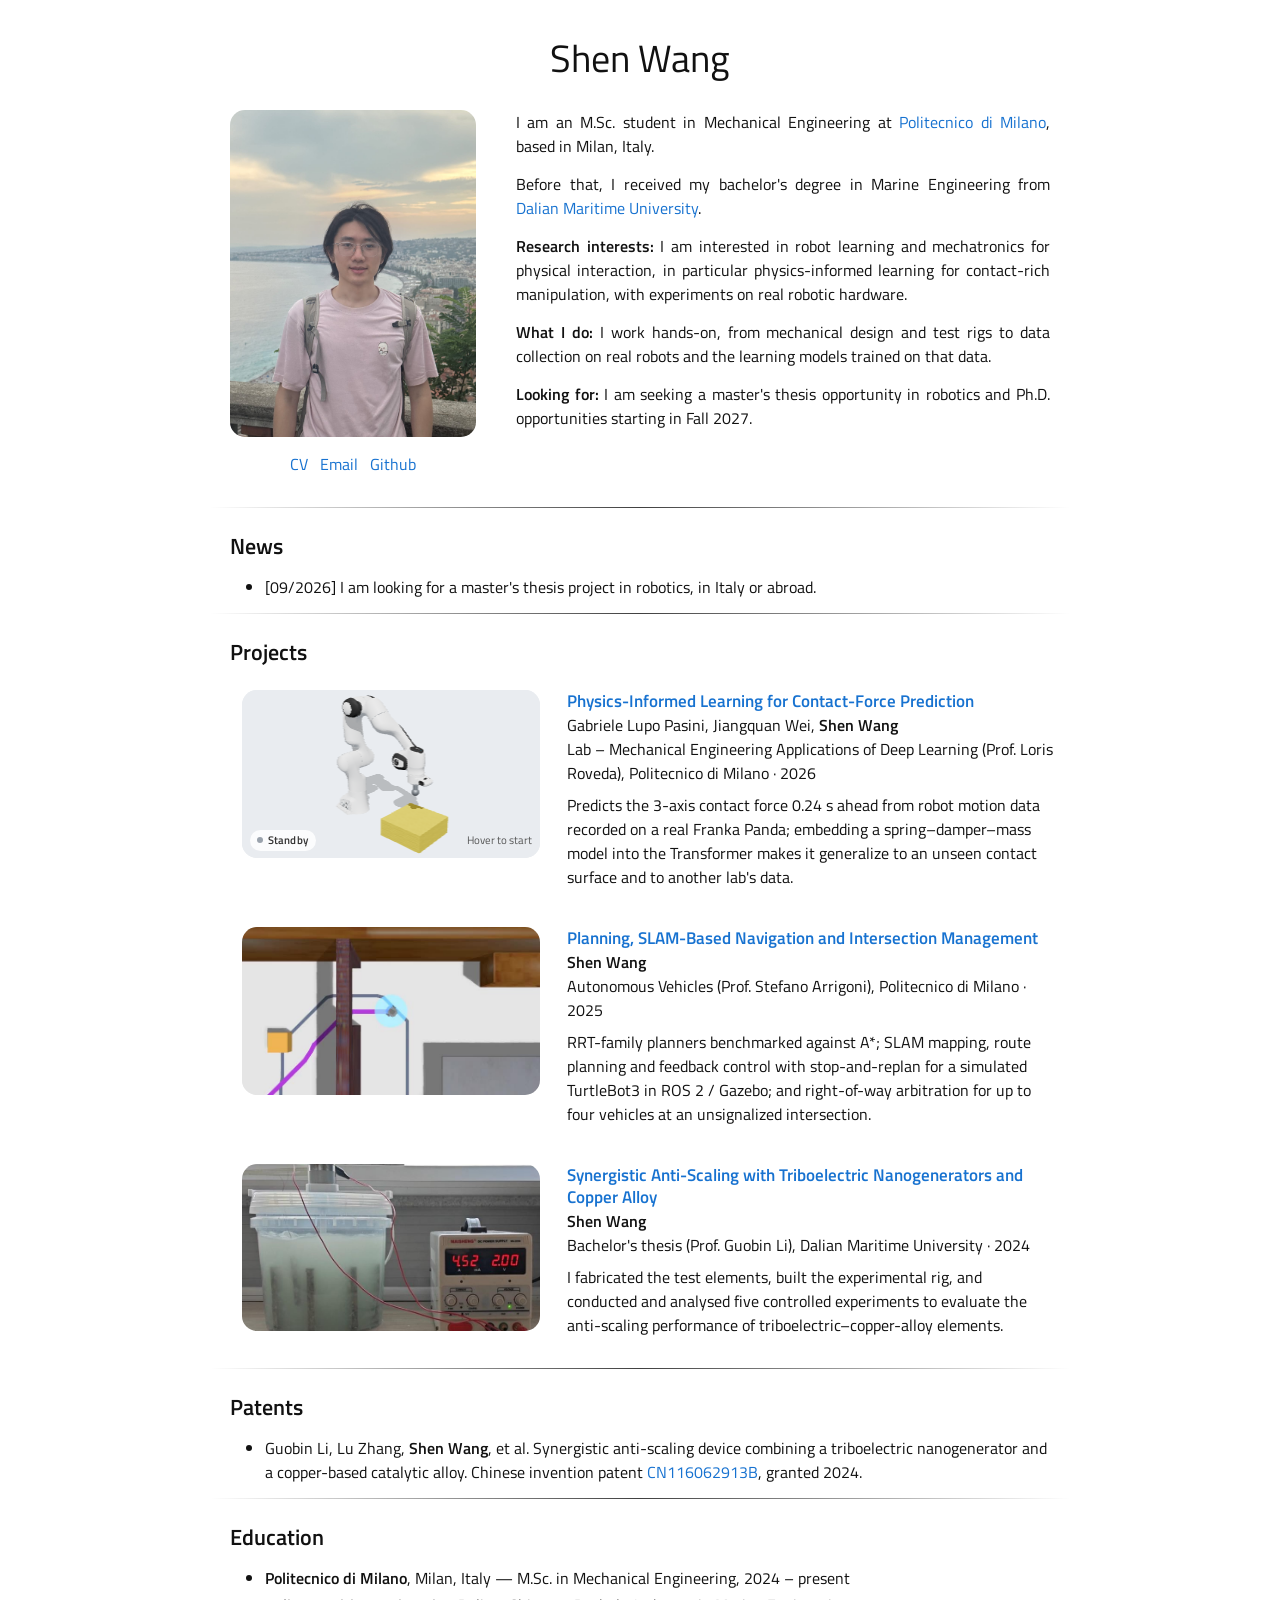
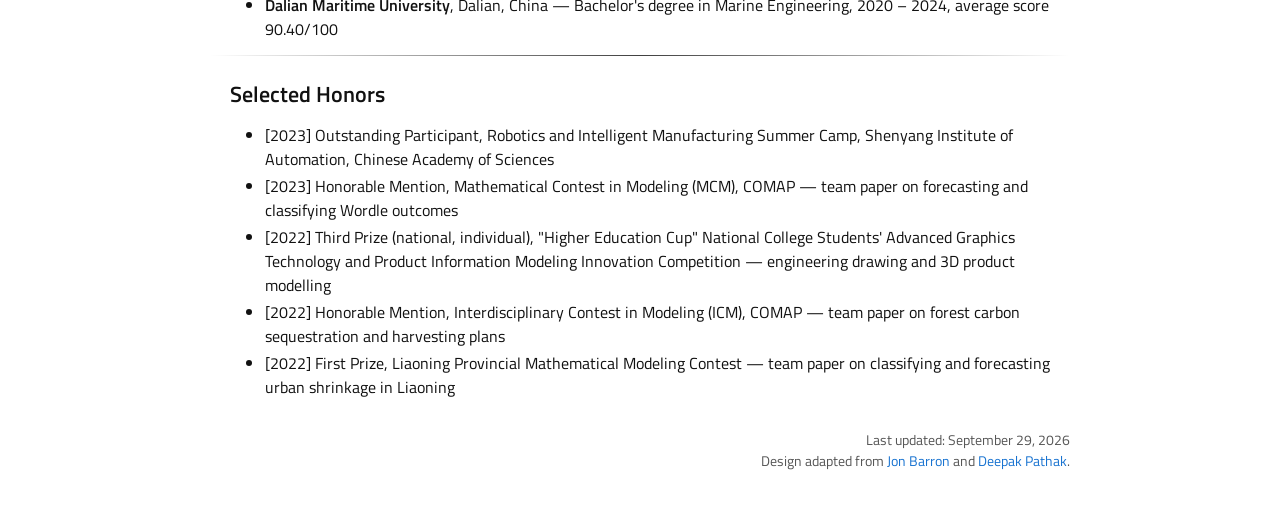
<file: index.html>
<!DOCTYPE html>
<html lang="en">

<head>
  <meta charset="utf-8">
  <meta name="viewport" content="width=device-width, initial-scale=1">
  <title>Shen Wang</title>
  <meta name="description" content="Shen Wang — M.Sc. student in Mechanical Engineering at Politecnico di Milano.">
  <meta property="og:type" content="website">
  <meta property="og:site_name" content="Shen Wang">
  <meta property="og:title" content="Shen Wang">
  <meta property="og:description" content="Shen Wang — M.Sc. student in Mechanical Engineering at Politecnico di Milano.">
  <meta property="og:url" content="https://shenwang-robotics.github.io/">
  <meta property="og:image" content="https://shenwang-robotics.github.io/images/og_card.jpg">
  <meta property="og:image:width" content="1200">
  <meta property="og:image:height" content="630">
  <meta name="twitter:card" content="summary_large_image">
  <link rel="icon" href="images/favicon.svg" type="image/svg+xml">
  <link href="https://fonts.googleapis.com/css?family=Titillium+Web:400,600,400italic,600italic,300,300italic" rel="stylesheet">
  <link href="css/style.css?v=20260928b" rel="stylesheet">
  <script defer src="https://cloud.umami.is/script.js" data-website-id="22b63e41-7adc-4b76-a63c-39b0df3349fd" data-domains="shenwang-robotics.github.io"></script>
</head>

<body>
<div class="page">

  <!-- ======================= HEADER + INTRO ======================= -->
  <h1 class="page-title">Shen Wang</h1>

  <section class="intro">
    <div class="intro-side">
      <img src="images/profile.jpg" width="1298" height="1730" alt="Shen Wang">
      <p class="links">
        <a href="data/CV.pdf" data-umami-event="cv-click">CV</a>
        <!-- email: js/site.js builds the mailto from data-user (before @) and data-domain (after @) -->
        <a class="email" data-user="shenw2835" data-domain="gmail.com" href="#">Email</a>
        <!-- GitHub profile not linked yet; for now this points back to the site itself -->
        <a href="./">Github</a>
      </p>
    </div>

    <div class="intro-bio">
      <p>I am an M.Sc. student in Mechanical Engineering at
        <a href="https://www.polimi.it/en">Politecnico di Milano</a>, based in Milan, Italy.
      </p>
      <p>Before that, I received my bachelor's degree in Marine Engineering from
        <a href="https://english.dlmu.edu.cn/">Dalian Maritime University</a>.
      </p>

      <p><strong>Research interests:</strong> I am interested in robot learning and mechatronics for physical interaction,
        in particular physics-informed learning for contact-rich manipulation, with experiments on real robotic hardware.</p>
      <p><strong>What I do:</strong> I work hands-on, from mechanical design and test rigs to
        data collection on real robots and the learning models trained on that data.</p>
      <p><strong>Looking for:</strong> I am seeking a master's thesis opportunity in robotics and Ph.D. opportunities starting in Fall 2027.</p>
    </div>
  </section>

  <hr>

  <!-- ======================= NEWS ======================= -->
  <h2 class="section-title">News</h2>
  <ul class="news">
    <li>[09/2026] I am looking for a master's thesis project in robotics, in Italy or abroad.</li>
    <!-- 模板：
    <li>[09/2026] Started my M.Sc. thesis at <a href="#">Lab name</a>.</li>
    -->

    <!-- 条目多了以后，把旧的折叠起来：
    <li><button class="linklike" data-toggle="news-more">---- show more ----</button></li>
    <div id="news-more" hidden>
      <li>[MM/YYYY] older item</li>
    </div>
    -->
  </ul>

  <hr>

  <!-- ======================= PROJECTS ======================= -->
  <!-- 对应原站的 Publications。以后有论文了，上面再加一个同结构的 Publications 区块即可。 -->
  <h2 class="section-title">Projects</h2>

  <!-- ========== Deep Learning Lab (2026) — detail page: projects/dl_lab/ ========== -->
  <article class="project" id="dl_lab">
    <div class="project-media">
      <!-- 交互缩略图（js/franka_teaser.js）：鼠标移上去开始按压，点击进入项目页。触屏上保持待命，点击直接跳转。 -->
      <a href="projects/dl_lab/" class="sim sim-compact" data-assets="assets/panda/" data-touch="link"
         aria-label="Physics-informed Transformer project page">
        <img class="sim-fallback" src="images/project_placeholder.svg" alt="">
        <span class="sim-hud">
          <span class="sim-state">Standby</span>
          <span class="sim-hint">Hover to start</span>
        </span>
      </a>
    </div>
    <div class="project-text">
      <h3 class="project-title"><a href="projects/dl_lab/">Physics-Informed Learning for Contact-Force Prediction</a></h3>
      <p class="project-meta">
        Gabriele Lupo Pasini, Jiangquan Wei, <strong>Shen Wang</strong><br>
        Lab – Mechanical Engineering Applications of Deep Learning (Prof. Loris Roveda), Politecnico di Milano · 2026
      </p>
      <p>
        Predicts the 3-axis contact force 0.24&nbsp;s ahead from robot motion data recorded on a real Franka Panda;
        embedding a spring–damper–mass model into the Transformer makes it generalize to an unseen contact surface and to another lab's data.
      </p>
    </div>
  </article>

  <!-- ========== Autonomous Vehicles course projects (2025) — detail page: projects/av_projects/ ========== -->
  <article class="project" id="av_projects">
    <div class="project-media">
      <a href="projects/av_projects/" aria-label="Autonomous Vehicles course projects page">
        <video data-hover data-src="images/av_projects/teaser.mp4" poster="images/av_projects/teaser_poster.jpg"
               width="640" height="360" playsinline loop muted preload="none"></video>
      </a>
    </div>
    <div class="project-text">
      <h3 class="project-title"><a href="projects/av_projects/">Planning, SLAM-Based Navigation and Intersection Management</a></h3>
      <p class="project-meta">
        <strong>Shen Wang</strong><br>
        Autonomous Vehicles (Prof. Stefano Arrigoni), Politecnico di Milano · 2025
      </p>
      <p>
        RRT-family planners benchmarked against A*; SLAM mapping, route planning and feedback control with
        stop-and-replan for a simulated TurtleBot3 in ROS&nbsp;2 / Gazebo; and right-of-way arbitration for up to four
        vehicles at an unsignalized intersection.
      </p>
    </div>
  </article>

  <!-- ========== B.Eng. thesis (2024) — detail page: projects/bsc_thesis/ ========== -->
  <article class="project" id="bsc_thesis">
    <div class="project-media">
      <a href="projects/bsc_thesis/" aria-label="Bachelor's thesis project page">
        <img src="images/bsc_thesis/thumb.jpg" alt="Test rig for the anti-scaling experiment" width="694" height="390" loading="lazy">
      </a>
    </div>
    <div class="project-text">
      <h3 class="project-title"><a href="projects/bsc_thesis/">Synergistic Anti-Scaling with Triboelectric Nanogenerators and Copper Alloy</a></h3>
      <p class="project-meta">
        <strong>Shen Wang</strong><br>
        Bachelor's thesis (Prof. Guobin Li), Dalian Maritime University · 2024
      </p>
      <p>
        I fabricated the test elements, built the experimental rig, and conducted and analysed five controlled
        experiments to evaluate the anti-scaling performance of triboelectric–copper-alloy elements.
      </p>
    </div>
  </article>

  <!-- ========== 项目模板 B：循环短视频（推荐，有 demo 视频就用这个） ==========
       视频放 images/<项目名>/teaser.mp4，压缩命令见 README。
       data-src + data-autoplay：滚动到屏幕内才加载并播放；换成 data-hover：鼠标移上去才播放，移开回到封面（触屏上仍自动播放）。
       标题和缩略图都链接到详情页 projects/<id>/index.html（复制 projects/dl_lab/ 改）。

  <article class="project" id="PROJECTID">
    <div class="project-media">
      <a href="projects/PROJECTID/">
        <video data-autoplay data-src="images/PROJECTID/teaser.mp4" poster="images/project_placeholder.svg"
               playsinline loop muted preload="none"></video>
      </a>
    </div>
    <div class="project-text">
      <h3 class="project-title"><a href="projects/PROJECTID/">Project Title</a></h3>
      <p class="project-meta">
        <strong>Shen Wang</strong>, Teammate A, Teammate B<br>
        Course / Lab, Politecnico di Milano · 2026<br>
        <span class="award">Optional: grade / award line</span>
      </p>
      <p>
        <a href="data/PROJECTID_report.pdf">report</a> |
        <a href="https://github.com/...">code</a>
      </p>
    </div>
  </article>
  -->

  <!-- ========== 论文条目额外用到的 bibtex 折叠（以后用） ==========
      <button class="linklike" data-toggle="PAPERID_bib">bibtex</button>
      <pre id="PAPERID_bib" class="bib" hidden>
@article{...}
      </pre>
  -->

  <hr>

  <!-- ======================= PATENTS ======================= -->
  <h2 class="section-title">Patents</h2>
  <ul class="plain-list">
    <li>Guobin Li, Lu Zhang, <strong>Shen Wang</strong>, et al. Synergistic anti-scaling device combining a triboelectric
      nanogenerator and a copper-based catalytic alloy. Chinese invention patent
      <a href="https://patents.google.com/patent/CN116062913B/en">CN116062913B</a>, granted 2024.</li>
  </ul>

  <hr>

  <!-- ======================= EDUCATION ======================= -->
  <h2 class="section-title">Education</h2>
  <ul class="plain-list">
    <li><strong>Politecnico di Milano</strong>, Milan, Italy — M.Sc. in Mechanical Engineering, 2024 – present</li>
    <li><strong>Dalian Maritime University</strong>, Dalian, China — Bachelor's degree in Marine Engineering, 2020 – 2024,
      average score 90.40/100</li>
  </ul>

  <!-- ======================= HONORS ======================= -->
  <hr>
  <h2 class="section-title">Selected Honors</h2>
  <ul class="plain-list">
    <li>[2023] Outstanding Participant, Robotics and Intelligent Manufacturing Summer Camp, Shenyang Institute of Automation, Chinese Academy of Sciences</li>
    <li>[2023] Honorable Mention, Mathematical Contest in Modeling (MCM), COMAP — team paper on forecasting and classifying Wordle outcomes</li>
    <li>[2022] Third Prize (national, individual), "Higher Education Cup" National College Students' Advanced Graphics Technology and Product Information Modeling Innovation Competition — engineering drawing and 3D product modelling</li>
    <li>[2022] Honorable Mention, Interdisciplinary Contest in Modeling (ICM), COMAP — team paper on forest carbon sequestration and harvesting plans</li>
    <li>[2022] First Prize, Liaoning Provincial Mathematical Modeling Contest — team paper on classifying and forecasting urban shrinkage in Liaoning</li>
  </ul>

  <p class="footer">
    Last updated: September 29, 2026<br>
    Design adapted from <a href="https://jonbarron.info/">Jon Barron</a> and
    <a href="https://www.cs.cmu.edu/~dpathak/">Deepak Pathak</a>.
  </p>

</div>

<script src="js/site.js?v=20260929a"></script>
</body>
</html>
</file>
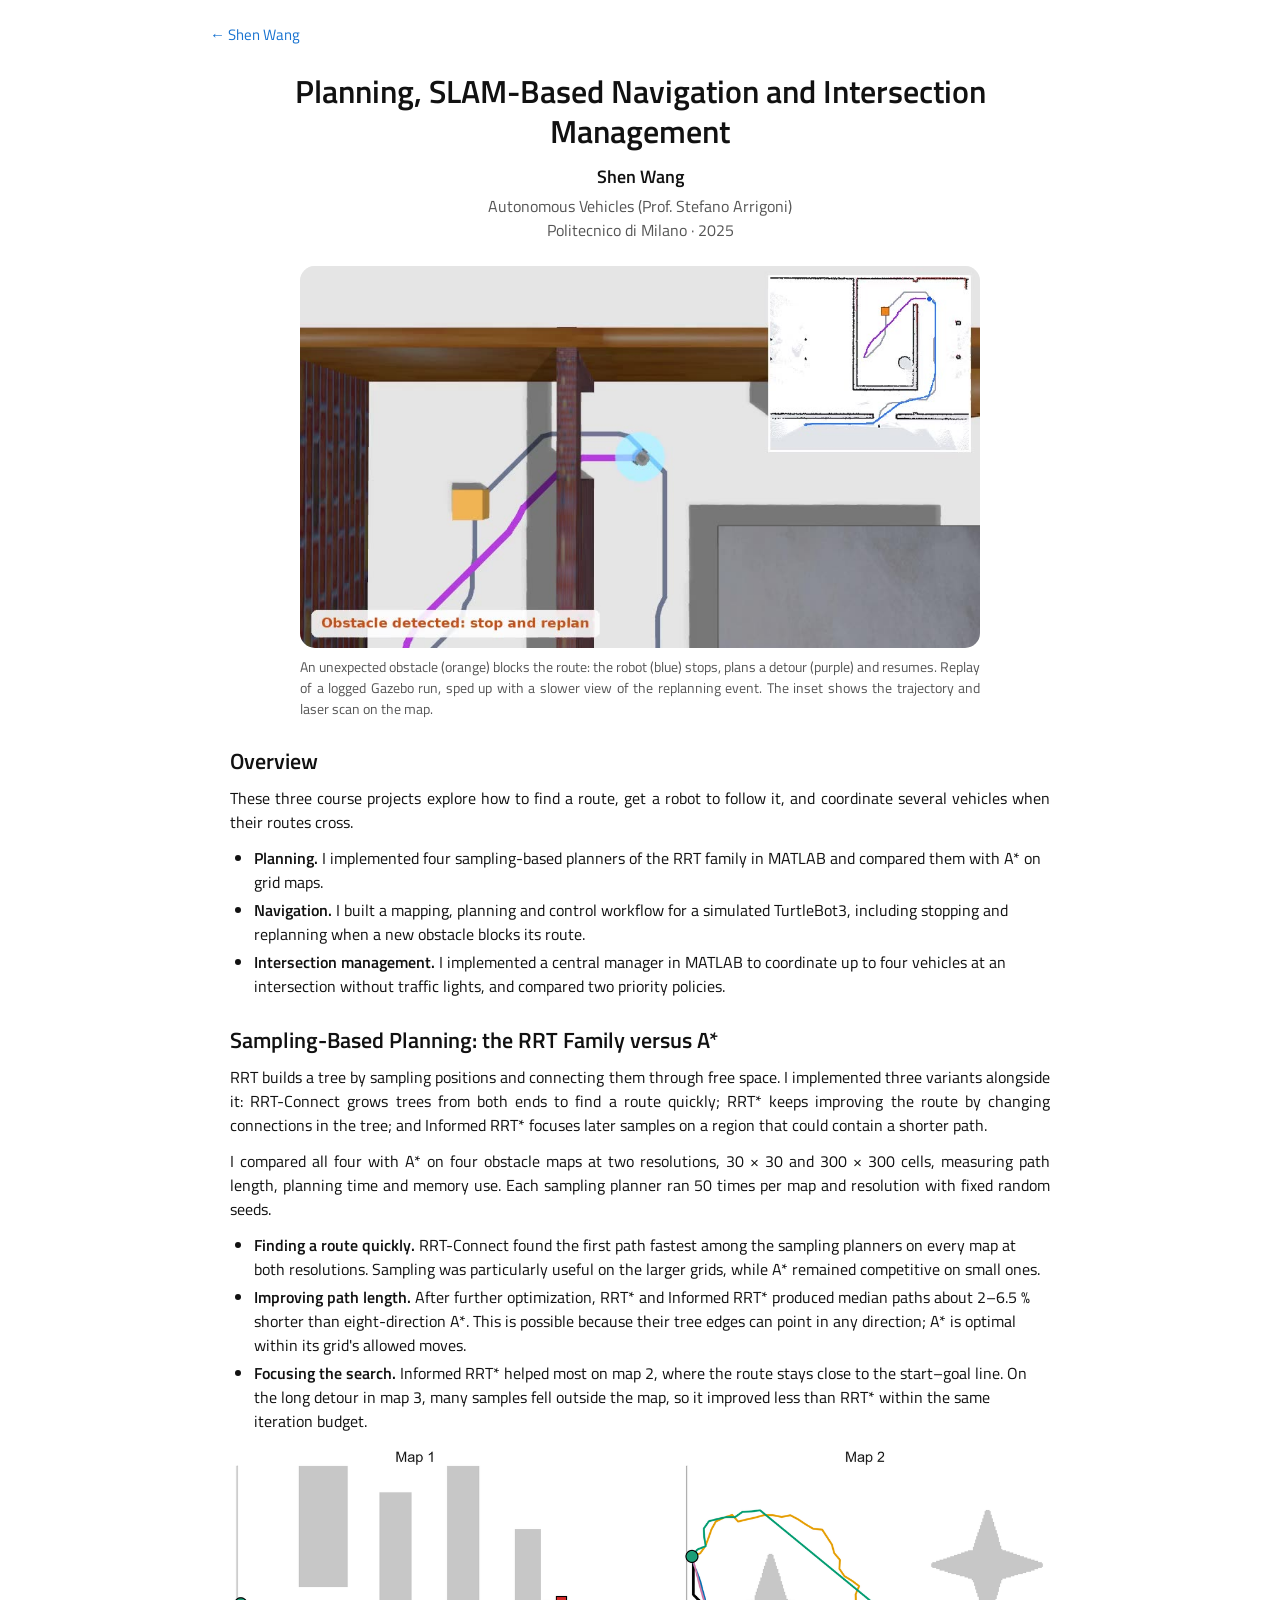
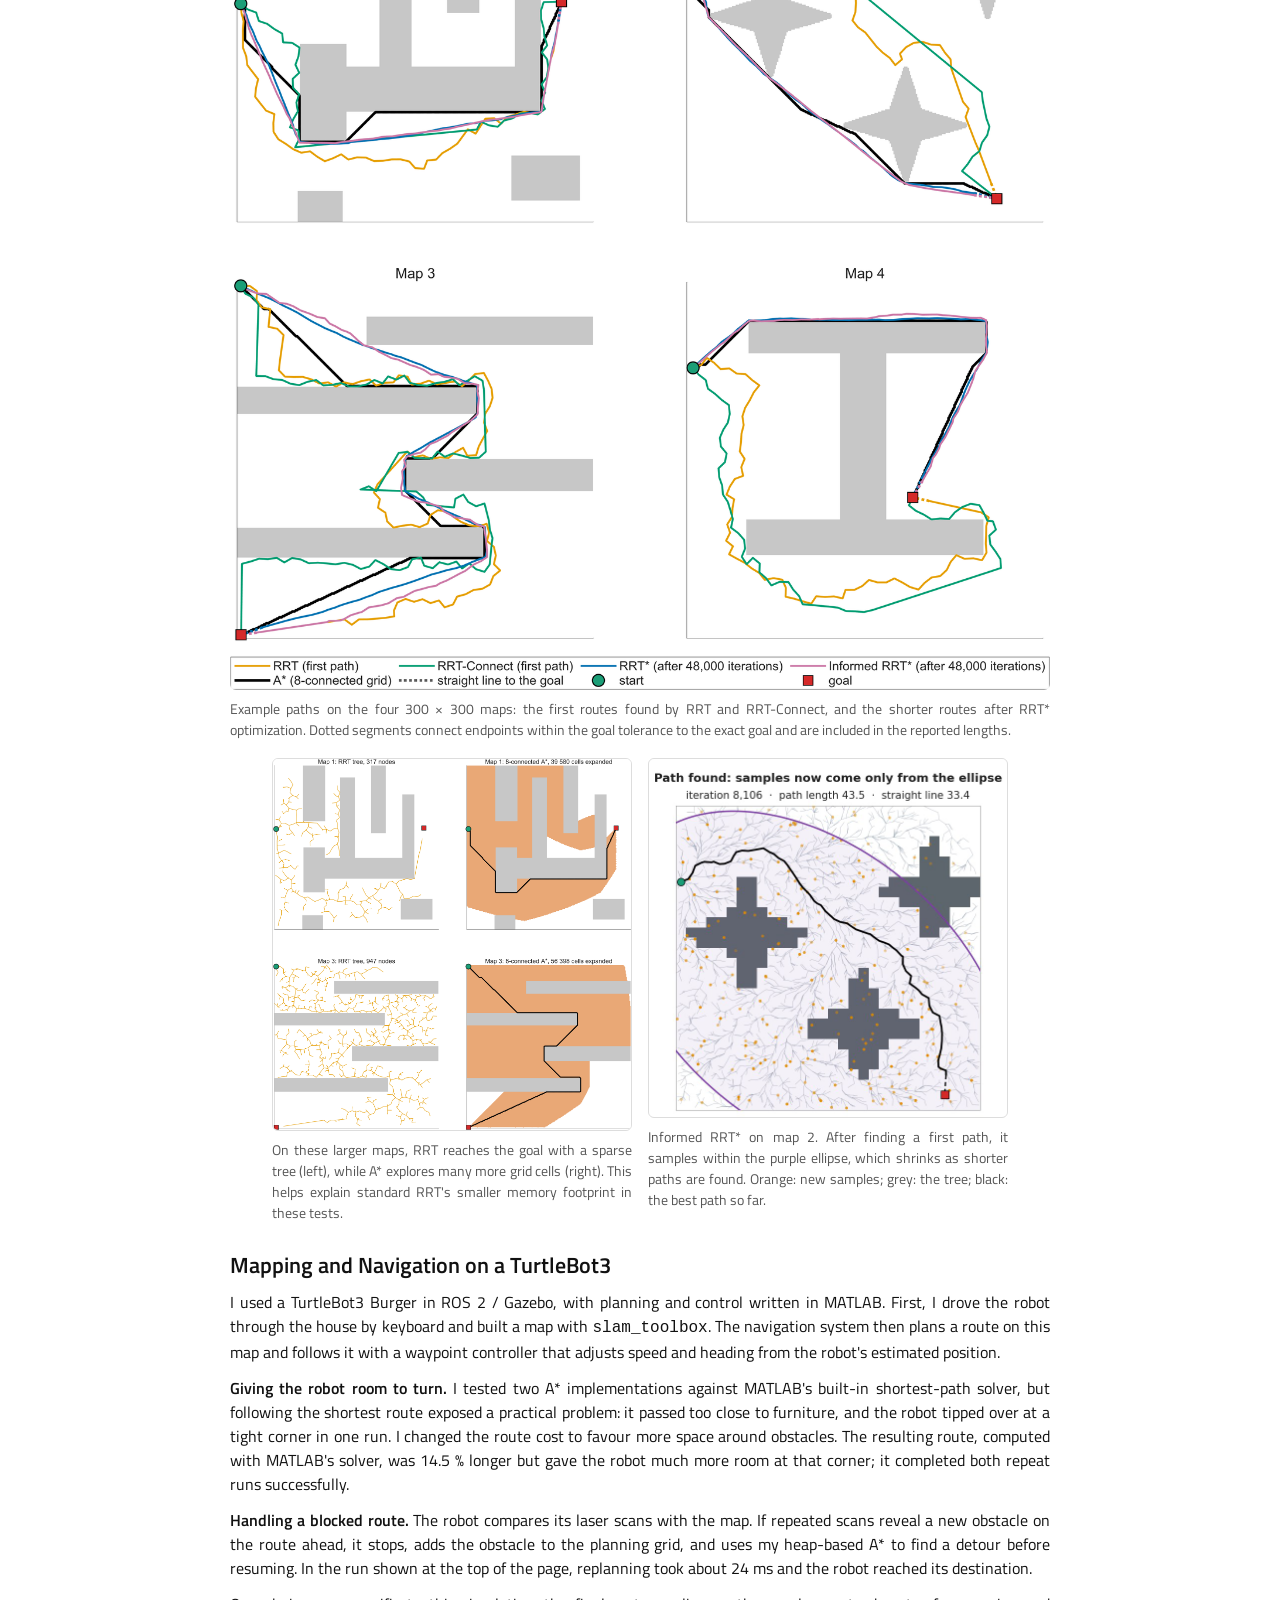
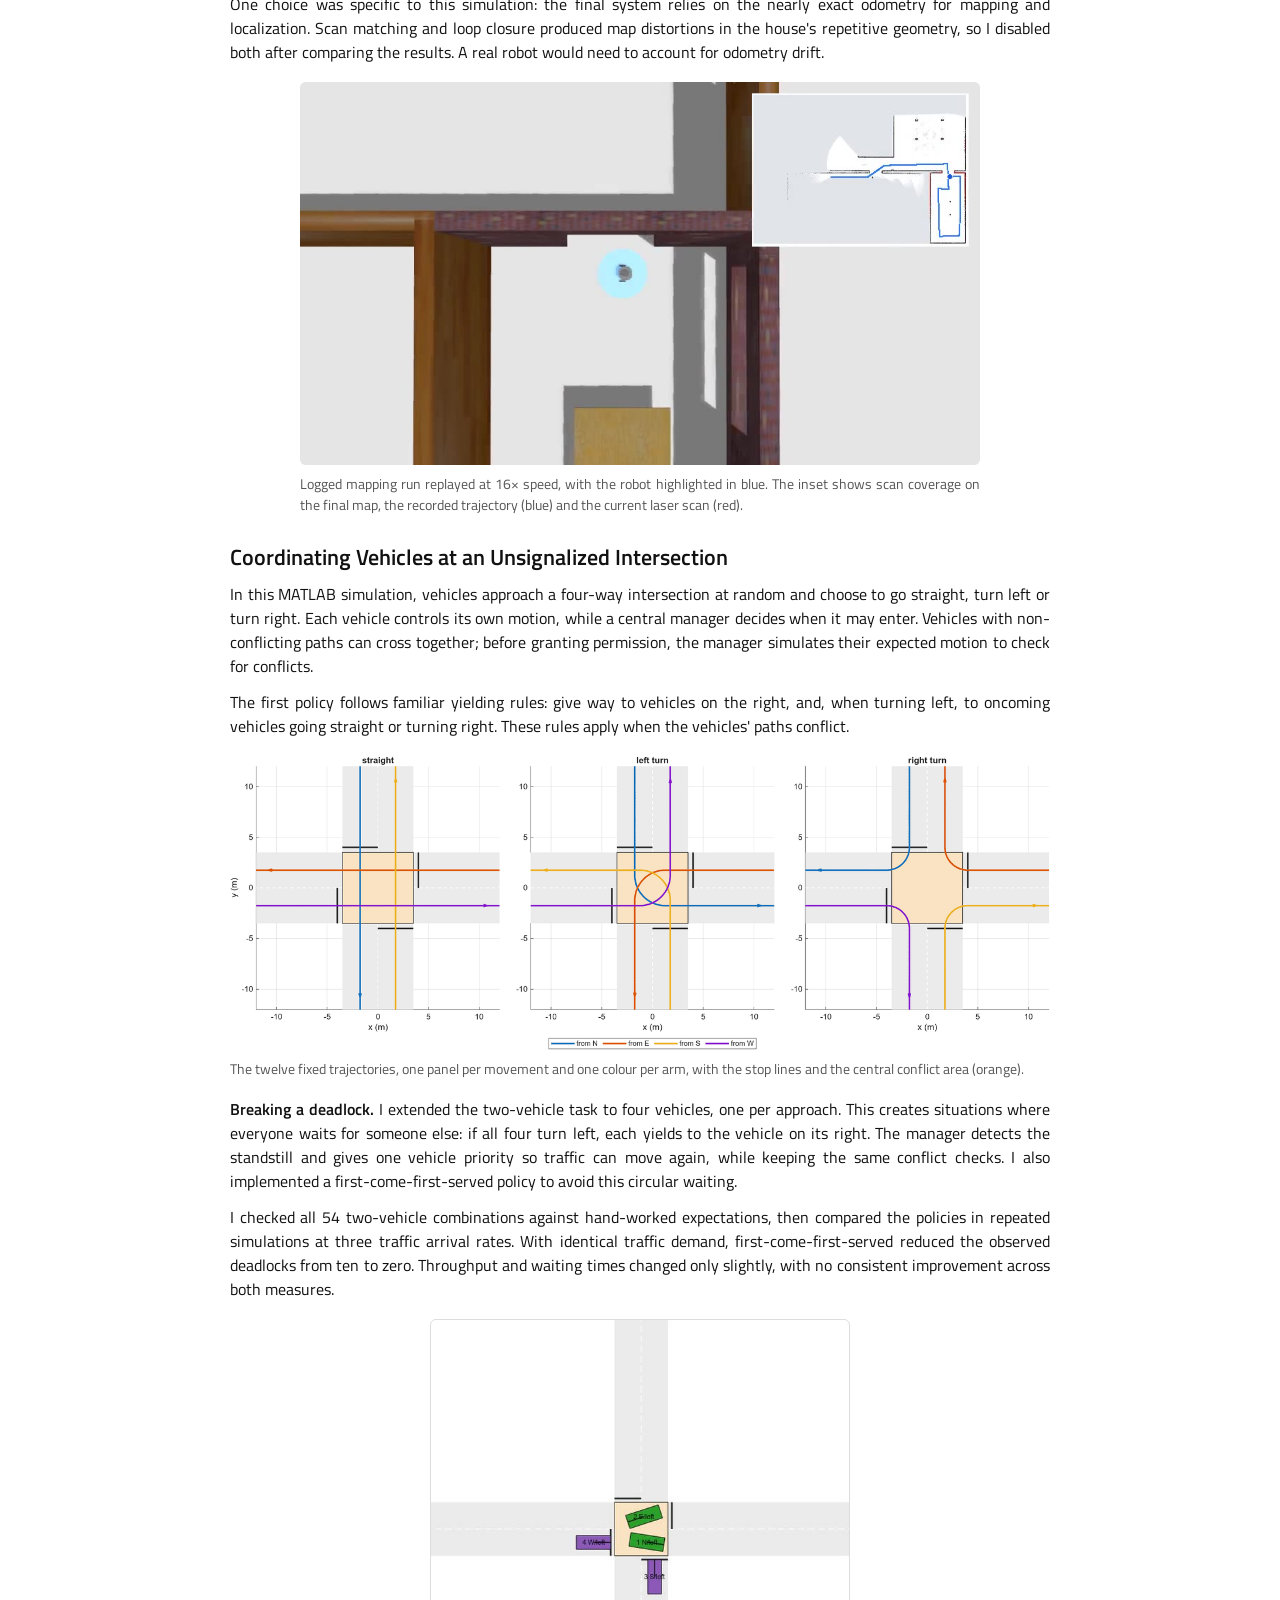
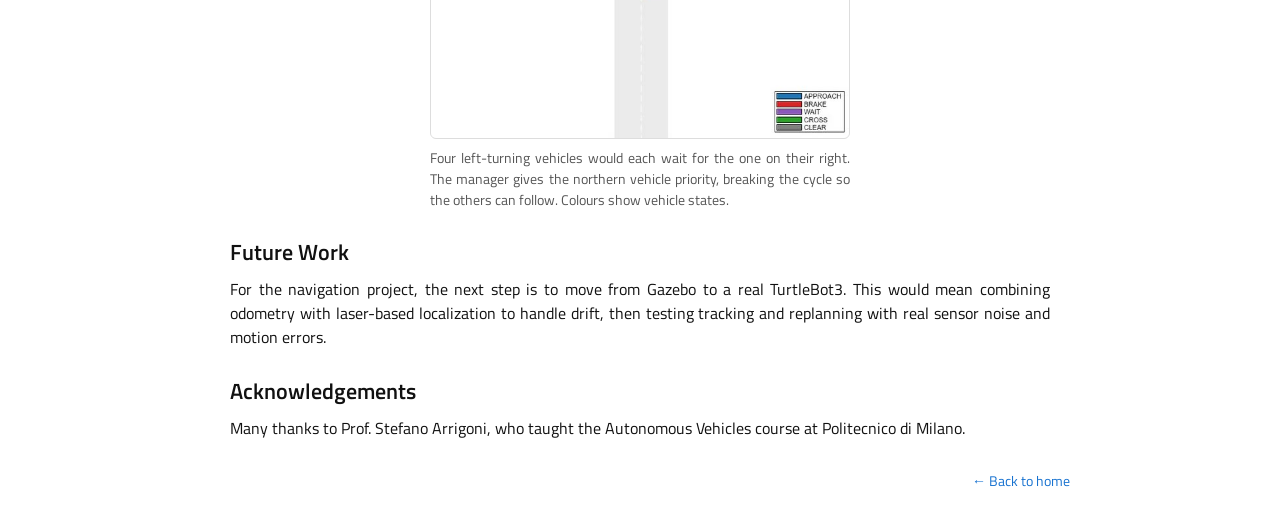
<file: projects/av_projects/index.html>
<!DOCTYPE html>
<html lang="en">

<head>
  <meta charset="utf-8">
  <meta name="viewport" content="width=device-width, initial-scale=1">
  <title>Planning, SLAM-Based Navigation and Intersection Management — Shen Wang</title>
  <meta name="description" content="Three projects from the Autonomous Vehicles course at Politecnico di Milano: sampling-based motion planning, SLAM-based navigation on a simulated TurtleBot3, and intersection management.">
  <meta property="og:type" content="article">
  <meta property="og:site_name" content="Shen Wang">
  <meta property="og:title" content="Planning, SLAM-Based Navigation and Intersection Management">
  <meta property="og:description" content="Three projects from the Autonomous Vehicles course at Politecnico di Milano: sampling-based motion planning, SLAM-based navigation on a simulated TurtleBot3, and intersection management.">
  <meta property="og:url" content="https://shenwang-robotics.github.io/projects/av_projects/">
  <meta property="og:image" content="https://shenwang-robotics.github.io/images/av_projects/p2_replan3d_poster.jpg">
  <meta property="og:image:width" content="960">
  <meta property="og:image:height" content="540">
  <meta name="twitter:card" content="summary_large_image">
  <link rel="icon" href="../../images/favicon.svg" type="image/svg+xml">
  <link href="https://fonts.googleapis.com/css?family=Titillium+Web:400,600,400italic,600italic,300,300italic" rel="stylesheet">
  <link href="../../css/style.css?v=20260928b" rel="stylesheet">
  <script defer src="https://cloud.umami.is/script.js" data-website-id="22b63e41-7adc-4b76-a63c-39b0df3349fd" data-domains="shenwang-robotics.github.io"></script>
</head>

<body>
<div class="page">

  <p class="pp-back"><a href="../../">&larr; Shen Wang</a></p>

  <!-- ======================= HEADER ======================= -->
  <header class="pp-header">
    <h1 class="pp-title">Planning, SLAM-Based Navigation and Intersection Management</h1>
    <p class="pp-authors"><strong>Shen Wang</strong></p>
    <p class="pp-affil">
      Autonomous Vehicles (Prof. Stefano Arrigoni)<br>
      Politecnico di Milano · 2025
    </p>
  </header>

  <figure class="pp-teaser">
    <video data-autoplay data-src="../../images/av_projects/p2_replan3d.mp4" poster="../../images/av_projects/p2_replan3d_poster.jpg"
           width="960" height="540" playsinline loop muted preload="none"></video>
    <figcaption>
      An unexpected obstacle (orange) blocks the route: the robot (blue) stops, plans a detour (purple) and resumes.
      Replay of a logged Gazebo run, sped up with a slower view of the replanning event.
      The inset shows the trajectory and laser scan on the map.
    </figcaption>
  </figure>

  <!-- ======================= OVERVIEW ======================= -->
  <section class="pp-section">
    <h2>Overview</h2>
    <p>
      These three course projects explore how to find a route, get a robot to follow it, and coordinate several
      vehicles when their routes cross.
    </p>
    <ul>
      <li><strong>Planning.</strong> I implemented four sampling-based planners of the RRT family in MATLAB and
        compared them with A* on grid maps.</li>
      <li><strong>Navigation.</strong> I built a mapping, planning and control workflow for a simulated TurtleBot3,
        including stopping and replanning when a new obstacle blocks its route.</li>
      <li><strong>Intersection management.</strong> I implemented a central manager in MATLAB to coordinate up to
        four vehicles at an intersection without traffic lights, and compared two priority policies.</li>
    </ul>
  </section>

  <!-- ======================= PLANNING ======================= -->
  <section class="pp-section">
    <h2>Sampling-Based Planning: the RRT Family versus A*</h2>
    <p>
      RRT builds a tree by sampling positions and connecting them through free space. I implemented three variants
      alongside it: RRT-Connect grows trees from both ends to find a route quickly; RRT* keeps improving the route
      by changing connections in the tree; and Informed RRT* focuses later samples on a region that could contain
      a shorter path.
    </p>
    <p>
      I compared all four with A* on four obstacle maps at two resolutions, 30&nbsp;×&nbsp;30 and
      300&nbsp;×&nbsp;300 cells, measuring path length, planning time and memory use. Each sampling planner ran
      50 times per map and resolution with fixed random seeds.
    </p>
    <ul>
      <li><strong>Finding a route quickly.</strong> RRT-Connect found the first path fastest among the sampling
        planners on every map at both resolutions. Sampling was particularly useful on the larger grids, while
        A* remained competitive on small ones.</li>
      <li><strong>Improving path length.</strong> After further optimization, RRT* and Informed RRT* produced median
        paths about 2–6.5&nbsp;% shorter than eight-direction A*. This is possible because their tree edges can
        point in any direction; A* is optimal within its grid's allowed moves.</li>
      <li><strong>Focusing the search.</strong> Informed RRT* helped most on map 2, where the route stays close to the
        start–goal line. On the long detour in map 3, many samples fell outside the map, so it improved less than
        RRT* within the same iteration budget.</li>
    </ul>
    <figure>
      <img src="../../images/av_projects/p1_paths.png" alt="Solution paths of the RRT family and A* on the four maps">
      <figcaption>
        Example paths on the four 300&nbsp;×&nbsp;300 maps: the first routes found by RRT and RRT-Connect, and the
        shorter routes after RRT* optimization. Dotted segments connect endpoints within the goal tolerance to the
        exact goal and are included in the reported lengths.
      </figcaption>
    </figure>
    <div class="fig-row fig-row-video">
      <figure>
        <img src="../../images/av_projects/p1_exploration.png" alt="RRT tree versus the cells expanded by A* on maps 1 and 3">
        <figcaption>
          On these larger maps, RRT reaches the goal with a sparse tree (left), while A* explores many more grid
          cells (right). This helps explain standard RRT's smaller memory footprint in these tests.
        </figcaption>
      </figure>
      <figure>
        <video data-autoplay data-src="../../images/av_projects/p1_informed.mp4" poster="../../images/av_projects/p1_informed_poster.jpg"
               width="720" height="720" playsinline loop muted preload="none"></video>
        <figcaption>
          Informed RRT* on map 2. After finding a first path, it samples within the purple ellipse, which shrinks as
          shorter paths are found. Orange: new samples; grey: the tree; black: the best path so far.
        </figcaption>
      </figure>
    </div>
  </section>

  <!-- ======================= SLAM-BASED NAVIGATION ======================= -->
  <section class="pp-section">
    <h2>Mapping and Navigation on a TurtleBot3</h2>
    <p>
      I used a TurtleBot3 Burger in ROS&nbsp;2 / Gazebo, with planning and control written in MATLAB. First, I drove
      the robot through the house by keyboard and built a map with <code>slam_toolbox</code>. The navigation system
      then plans a route on this map and follows it with a waypoint controller that adjusts speed and heading from
      the robot's estimated position.
    </p>
    <p>
      <strong>Giving the robot room to turn.</strong> I tested two A* implementations against MATLAB's built-in
      shortest-path solver, but following the shortest route exposed a practical problem: it passed too close to
      furniture, and the robot tipped over at a tight corner in one run. I changed the route cost to favour more
      space around obstacles. The resulting route, computed with MATLAB's solver, was 14.5&nbsp;% longer but gave
      the robot much more room at that corner; it completed both repeat runs successfully.
    </p>
    <p>
      <strong>Handling a blocked route.</strong> The robot compares its laser scans with the map. If repeated scans
      reveal a new obstacle on the route ahead, it stops, adds the obstacle to the planning grid, and uses my
      heap-based A* to find a detour before resuming. In the run shown at the top of the page, replanning took about
      24&nbsp;ms and the robot reached its destination.
    </p>
    <p>
      One choice was specific to this simulation: the final system relies on the nearly exact odometry for mapping
      and localization. Scan matching and loop closure produced map distortions in the house's repetitive geometry,
      so I disabled both after comparing the results. A real robot would need to account for odometry drift.
    </p>
    <figure class="fig-mid">
      <video data-autoplay data-src="../../images/av_projects/p2_gazebo.mp4" poster="../../images/av_projects/p2_gazebo_poster.jpg"
             width="960" height="540" playsinline loop muted preload="none"></video>
      <figcaption>
        Logged mapping run replayed at 16× speed, with the robot highlighted in blue. The inset shows scan coverage
        on the final map, the recorded trajectory (blue) and the current laser scan (red).
      </figcaption>
    </figure>
  </section>

  <!-- ======================= INTERSECTION MANAGEMENT ======================= -->
  <section class="pp-section">
    <h2>Coordinating Vehicles at an Unsignalized Intersection</h2>
    <p>
      In this MATLAB simulation, vehicles approach a four-way intersection at random and choose to go straight,
      turn left or turn right. Each vehicle controls its own motion, while a central manager decides when it may
      enter. Vehicles with non-conflicting paths can cross together; before granting permission, the manager
      simulates their expected motion to check for conflicts.
    </p>
    <p>
      The first policy follows familiar yielding rules: give way to vehicles on the right, and, when turning left,
      to oncoming vehicles going straight or turning right. These rules apply when the vehicles' paths conflict.
    </p>
    <figure>
      <img src="../../images/av_projects/p4_trajectories.png" alt="The twelve fixed trajectories through the intersection, grouped by movement">
      <figcaption>
        The twelve fixed trajectories, one panel per movement and one colour per arm, with the stop lines and the
        central conflict area (orange).
      </figcaption>
    </figure>
    <p>
      <strong>Breaking a deadlock.</strong> I extended the two-vehicle task to four vehicles, one per approach.
      This creates situations where everyone waits for someone else: if all four turn left, each yields to the
      vehicle on its right. The manager detects the standstill and gives one vehicle priority so traffic can move
      again, while keeping the same conflict checks. I also implemented a first-come-first-served policy to avoid
      this circular waiting.
    </p>
    <p>
      I checked all 54 two-vehicle combinations against hand-worked expectations, then compared the policies in
      repeated simulations at three traffic arrival rates. With identical traffic demand, first-come-first-served
      reduced the observed deadlocks from ten to zero. Throughput and waiting times changed only slightly, with
      no consistent improvement across both measures.
    </p>
    <figure class="fig-narrow fig-framed">
      <video data-autoplay data-src="../../images/av_projects/p4_deadlock.mp4" poster="../../images/av_projects/p4_deadlock_poster.jpg"
             width="640" height="640" playsinline loop muted preload="none"></video>
      <figcaption>
        Four left-turning vehicles would each wait for the one on their right. The manager gives the northern
        vehicle priority, breaking the cycle so the others can follow. Colours show vehicle states.
      </figcaption>
    </figure>
  </section>

  <section class="pp-section">
    <h2>Future Work</h2>
    <p>
      For the navigation project, the next step is to move from Gazebo to a real TurtleBot3. This would mean
      combining odometry with laser-based localization to handle drift, then testing tracking and replanning with
      real sensor noise and motion errors.
    </p>
  </section>

  <section class="pp-section">
    <h2>Acknowledgements</h2>
    <p>
      Many thanks to Prof. Stefano Arrigoni, who taught the Autonomous Vehicles course at Politecnico di Milano.
    </p>
  </section>

  <p class="footer">
    <a href="../../">&larr; Back to home</a>
  </p>

</div>

<script src="../../js/site.js?v=20260929a"></script>
</body>
</html>
</file>
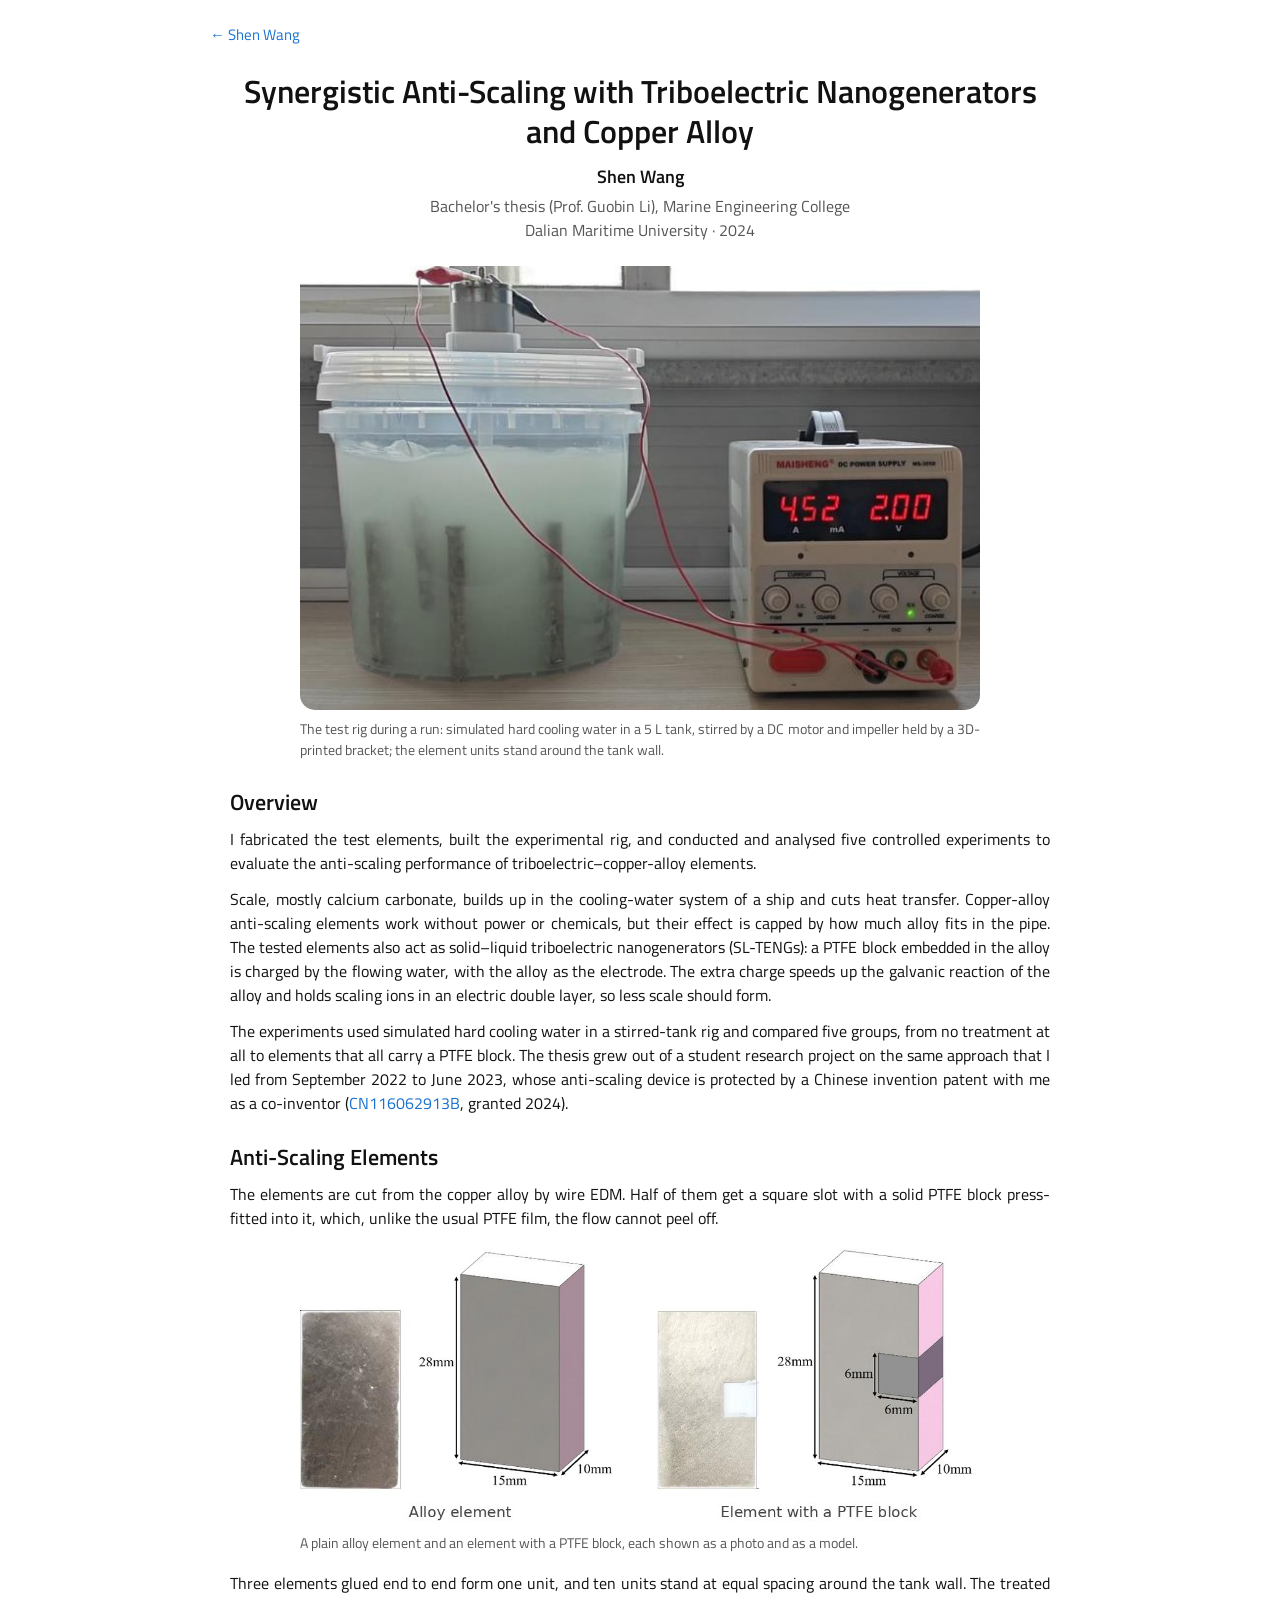
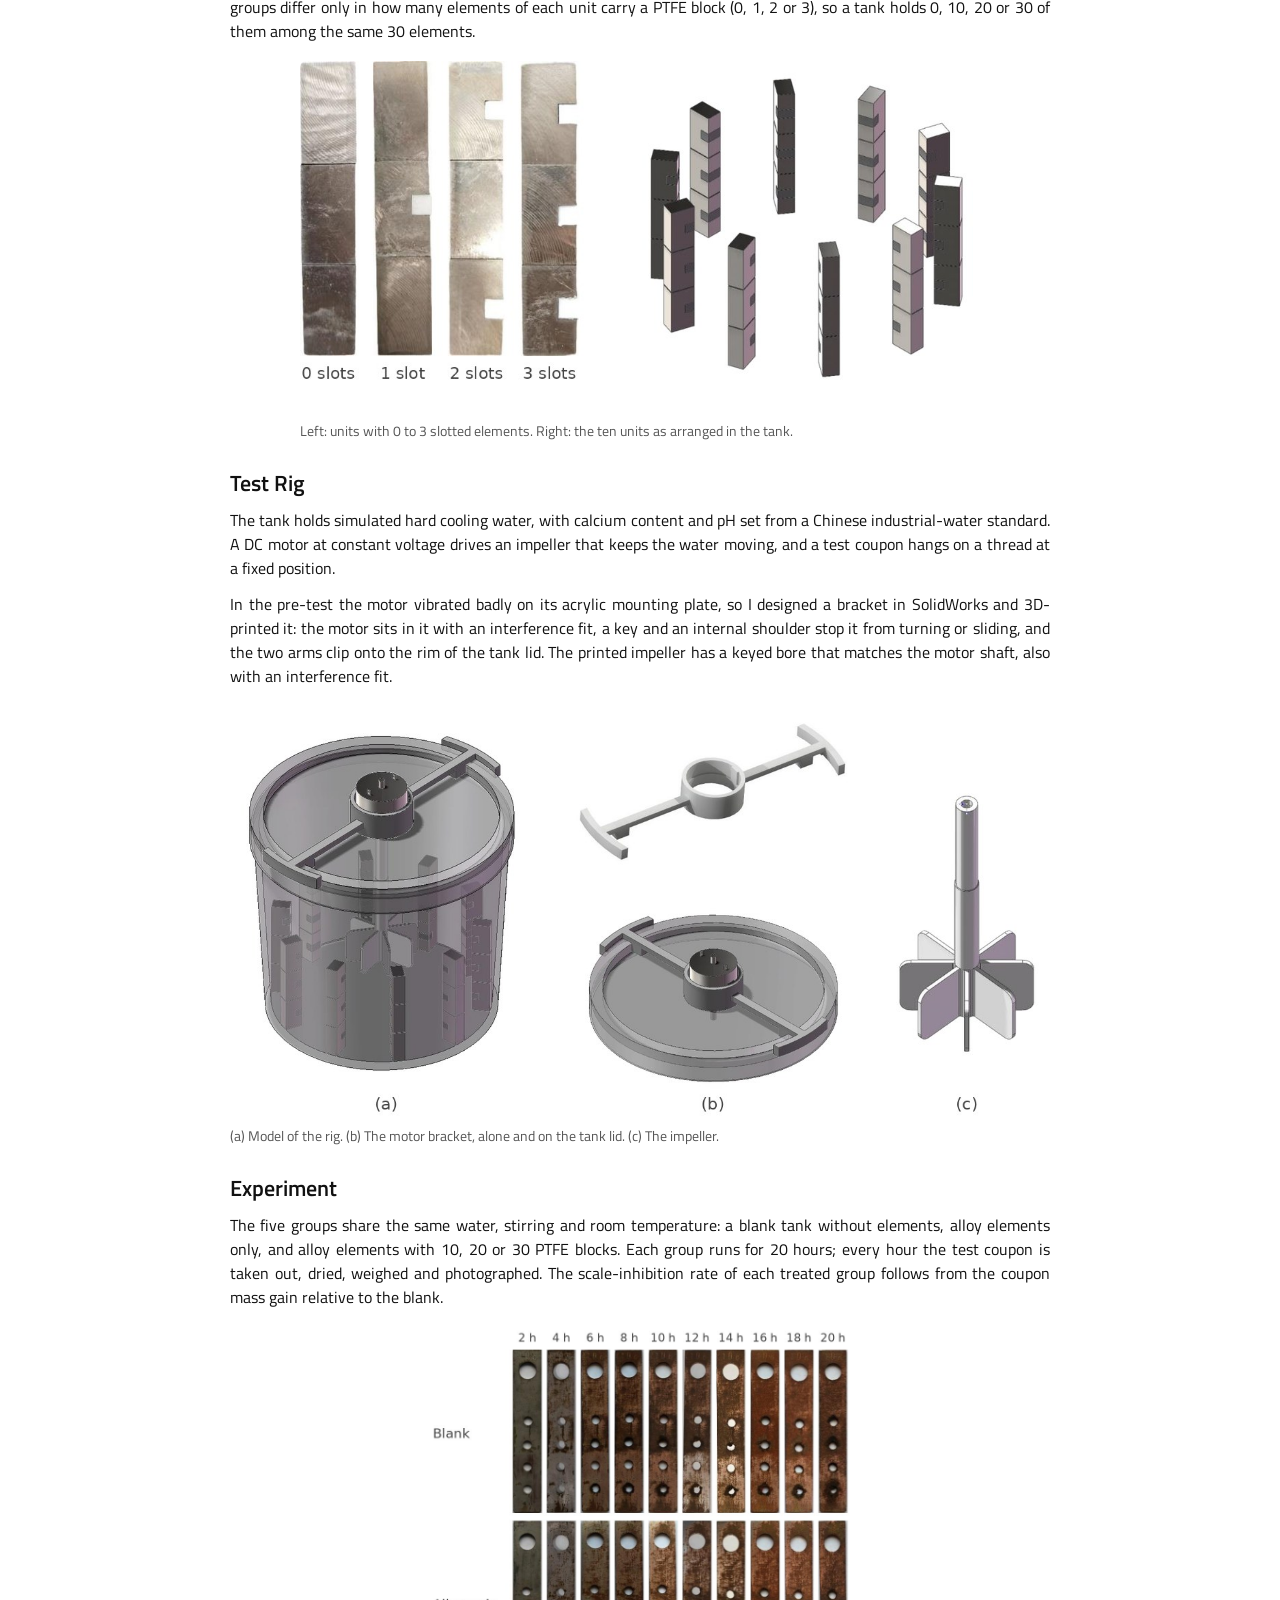
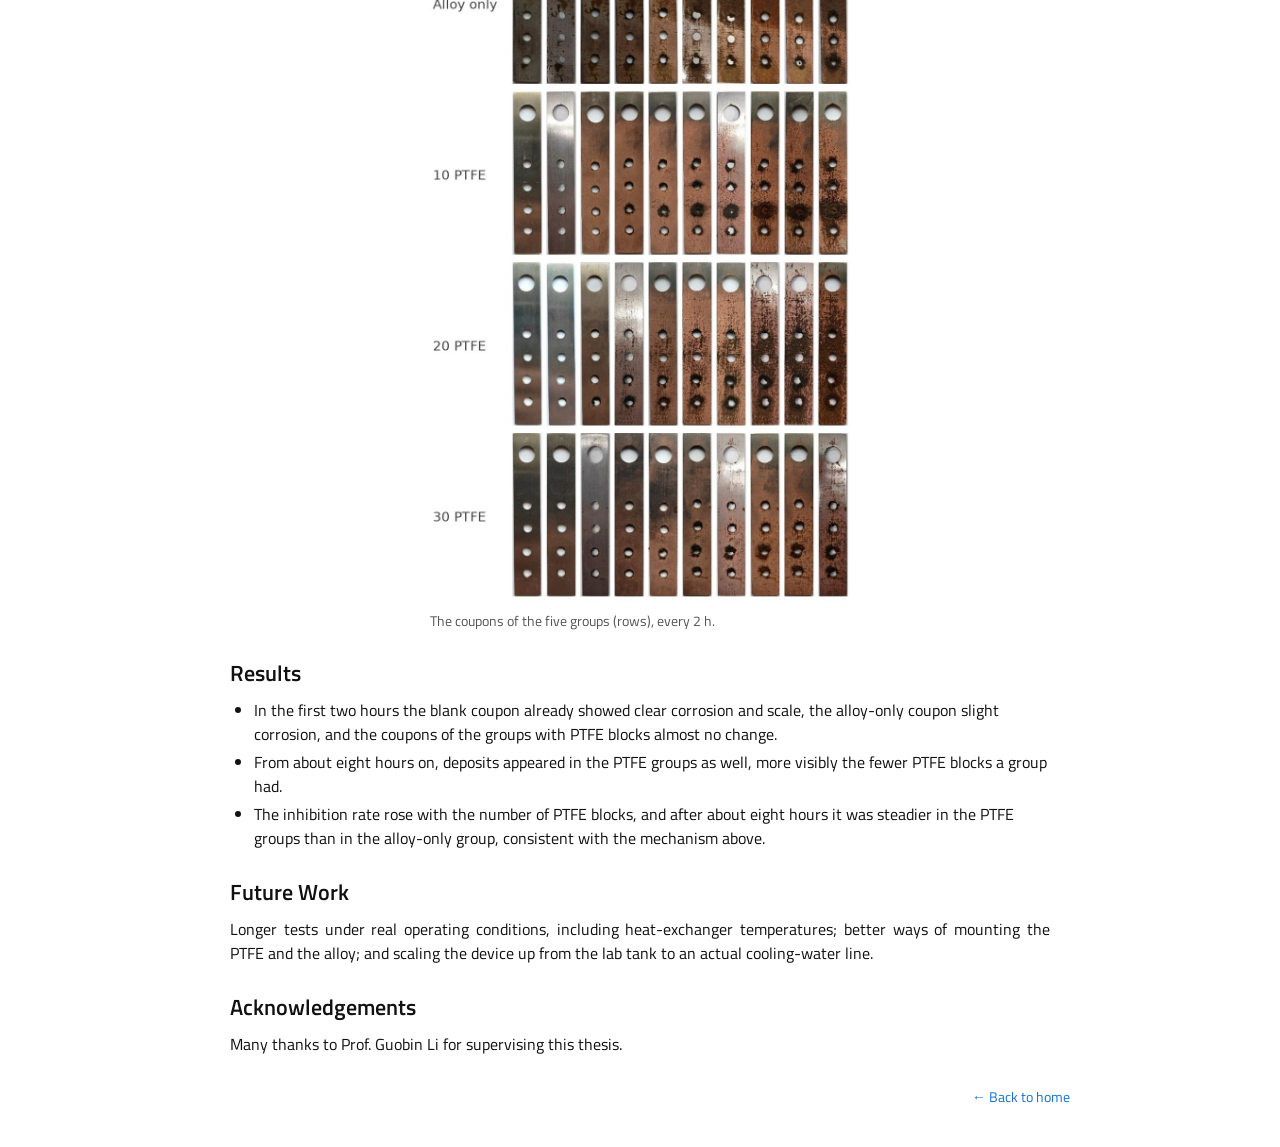
<file: projects/bsc_thesis/index.html>
<!DOCTYPE html>
<html lang="en">

<head>
  <meta charset="utf-8">
  <meta name="viewport" content="width=device-width, initial-scale=1">
  <title>Synergistic Anti-Scaling with Triboelectric Nanogenerators and Copper Alloy — Shen Wang</title>
  <meta name="description" content="Bachelor's thesis at Dalian Maritime University: copper-alloy anti-scaling elements turned into solid–liquid triboelectric nanogenerators with embedded PTFE blocks, tested on a lab-built rig.">
  <meta property="og:type" content="article">
  <meta property="og:site_name" content="Shen Wang">
  <meta property="og:title" content="Synergistic Anti-Scaling with Triboelectric Nanogenerators and Copper Alloy">
  <meta property="og:description" content="Bachelor's thesis at Dalian Maritime University: copper-alloy anti-scaling elements turned into solid–liquid triboelectric nanogenerators with embedded PTFE blocks, tested on a lab-built rig.">
  <meta property="og:url" content="https://shenwang-robotics.github.io/projects/bsc_thesis/">
  <meta property="og:image" content="https://shenwang-robotics.github.io/images/bsc_thesis/rig.jpg">
  <meta property="og:image:width" content="694">
  <meta property="og:image:height" content="454">
  <meta name="twitter:card" content="summary_large_image">
  <link rel="icon" href="../../images/favicon.svg" type="image/svg+xml">
  <link href="https://fonts.googleapis.com/css?family=Titillium+Web:400,600,400italic,600italic,300,300italic" rel="stylesheet">
  <link href="../../css/style.css?v=20260928b" rel="stylesheet">
  <script defer src="https://cloud.umami.is/script.js" data-website-id="22b63e41-7adc-4b76-a63c-39b0df3349fd" data-domains="shenwang-robotics.github.io"></script>
</head>

<body>
<div class="page">

  <p class="pp-back"><a href="../../">&larr; Shen Wang</a></p>

  <!-- ======================= HEADER ======================= -->
  <header class="pp-header">
    <h1 class="pp-title">Synergistic Anti-Scaling with Triboelectric Nanogenerators and Copper Alloy</h1>
    <p class="pp-authors"><strong>Shen Wang</strong></p>
    <p class="pp-affil">
      Bachelor's thesis (Prof. Guobin Li), Marine Engineering College<br>
      Dalian Maritime University · 2024
    </p>
  </header>

  <figure class="pp-teaser">
    <img src="../../images/bsc_thesis/rig.jpg" alt="Test rig: stirred tank with anti-scaling elements, DC motor and power supply" width="694" height="454">
    <figcaption>
      The test rig during a run: simulated hard cooling water in a 5&nbsp;L tank, stirred by a DC motor and impeller
      held by a 3D-printed bracket; the element units stand around the tank wall.
    </figcaption>
  </figure>

  <!-- ======================= OVERVIEW ======================= -->
  <section class="pp-section">
    <h2>Overview</h2>
    <p>
      I fabricated the test elements, built the experimental rig, and conducted and analysed five controlled
      experiments to evaluate the anti-scaling performance of triboelectric–copper-alloy elements.
    </p>
    <p>
      Scale, mostly calcium carbonate, builds up in the cooling-water system of a ship and cuts heat transfer.
      Copper-alloy anti-scaling elements work without power or chemicals, but their effect is capped by how much alloy
      fits in the pipe. The tested elements also act as solid–liquid triboelectric nanogenerators (SL-TENGs):
      a PTFE block embedded in the alloy is charged by the flowing water, with the alloy as the electrode. The
      extra charge speeds up the galvanic reaction of the alloy and holds scaling ions in an electric double layer,
      so less scale should form.
    </p>
    <p>
      The experiments used simulated hard cooling water in a stirred-tank rig and compared five groups, from no
      treatment at all to elements that all carry a PTFE block. The thesis grew out of a student research project on
      the same approach that I led from September 2022 to June 2023, whose anti-scaling device is protected by a
      Chinese invention patent with me as a co-inventor
      (<a href="https://patents.google.com/patent/CN116062913B/en">CN116062913B</a>, granted 2024).
    </p>
  </section>

  <!-- ======================= ELEMENTS ======================= -->
  <section class="pp-section">
    <h2>Anti-Scaling Elements</h2>
    <p>
      The elements are cut from the copper alloy by wire EDM. Half of them get a square slot with a solid PTFE block
      press-fitted into it, which, unlike the usual PTFE film, the flow cannot peel off.
    </p>
    <figure class="fig-mid">
      <img src="../../images/bsc_thesis/elements.jpg" alt="Photo and model of a plain alloy element and of an element with a PTFE block" width="1095" height="444">
      <figcaption>A plain alloy element and an element with a PTFE block, each shown as a photo and as a model.</figcaption>
    </figure>
    <p>
      Three elements glued end to end form one unit, and ten units stand at equal spacing around the tank wall. The
      treated groups differ only in how many elements of each unit carry a PTFE block (0, 1, 2 or 3), so a tank holds
      0, 10, 20 or 30 of them among the same 30 elements.
    </p>
    <figure class="fig-mid">
      <img src="../../images/bsc_thesis/units.jpg" alt="Element units with zero to three slots, and the arrangement of ten units in the tank" width="922" height="476">
      <figcaption>Left: units with 0 to 3 slotted elements. Right: the ten units as arranged in the tank.</figcaption>
    </figure>
  </section>

  <!-- ======================= RIG ======================= -->
  <section class="pp-section">
    <h2>Test Rig</h2>
    <p>
      The tank holds simulated hard cooling water, with calcium content and pH set from a Chinese industrial-water
      standard. A DC motor at constant voltage drives an impeller that keeps the water moving, and a test coupon hangs
      on a thread at a fixed position.
    </p>
    <p>
      In the pre-test the motor vibrated badly on its acrylic mounting plate, so I designed a bracket in SolidWorks and
      3D-printed it: the motor sits in it with an interference fit, a key and an internal shoulder stop it from turning
      or sliding, and the two arms clip onto the rim of the tank lid. The printed impeller has a keyed bore that
      matches the motor shaft, also with an interference fit.
    </p>
    <figure>
      <img src="../../images/bsc_thesis/design.jpg" alt="SolidWorks models of the rig, the motor bracket and the impeller" width="1201" height="602">
      <figcaption>(a) Model of the rig. (b) The motor bracket, alone and on the tank lid. (c) The impeller.</figcaption>
    </figure>
  </section>

  <!-- ======================= EXPERIMENT ======================= -->
  <section class="pp-section">
    <h2>Experiment</h2>
    <p>
      The five groups share the same water, stirring and room temperature: a blank tank without elements, alloy
      elements only, and alloy elements with 10, 20 or 30 PTFE blocks. Each group runs for 20 hours; every hour the
      test coupon is taken out, dried, weighed and photographed. The scale-inhibition rate of each treated group
      follows from the coupon mass gain relative to the blank.
    </p>
    <figure class="fig-narrow">
      <img src="../../images/bsc_thesis/coupons.jpg" alt="Photos of the test coupons of the five groups every two hours" width="890" height="1854">
      <figcaption>The coupons of the five groups (rows), every 2&nbsp;h.</figcaption>
    </figure>
  </section>

  <!-- ======================= RESULTS ======================= -->
  <section class="pp-section">
    <h2>Results</h2>
    <ul>
      <li>In the first two hours the blank coupon already showed clear corrosion and scale, the alloy-only coupon
        slight corrosion, and the coupons of the groups with PTFE blocks almost no change.</li>
      <li>From about eight hours on, deposits appeared in the PTFE groups as well, more visibly the fewer PTFE blocks
        a group had.</li>
      <li>The inhibition rate rose with the number of PTFE blocks, and after about eight hours it was steadier in the
        PTFE groups than in the alloy-only group, consistent with the mechanism above.</li>
    </ul>
  </section>

  <section class="pp-section">
    <h2>Future Work</h2>
    <p>
      Longer tests under real operating conditions, including heat-exchanger temperatures; better ways of mounting the
      PTFE and the alloy; and scaling the device up from the lab tank to an actual cooling-water line.
    </p>
  </section>

  <section class="pp-section">
    <h2>Acknowledgements</h2>
    <p>
      Many thanks to Prof. Guobin Li for supervising this thesis.
    </p>
  </section>

  <p class="footer">
    <a href="../../">&larr; Back to home</a>
  </p>

</div>

<script src="../../js/site.js?v=20260929a"></script>
</body>
</html>
</file>
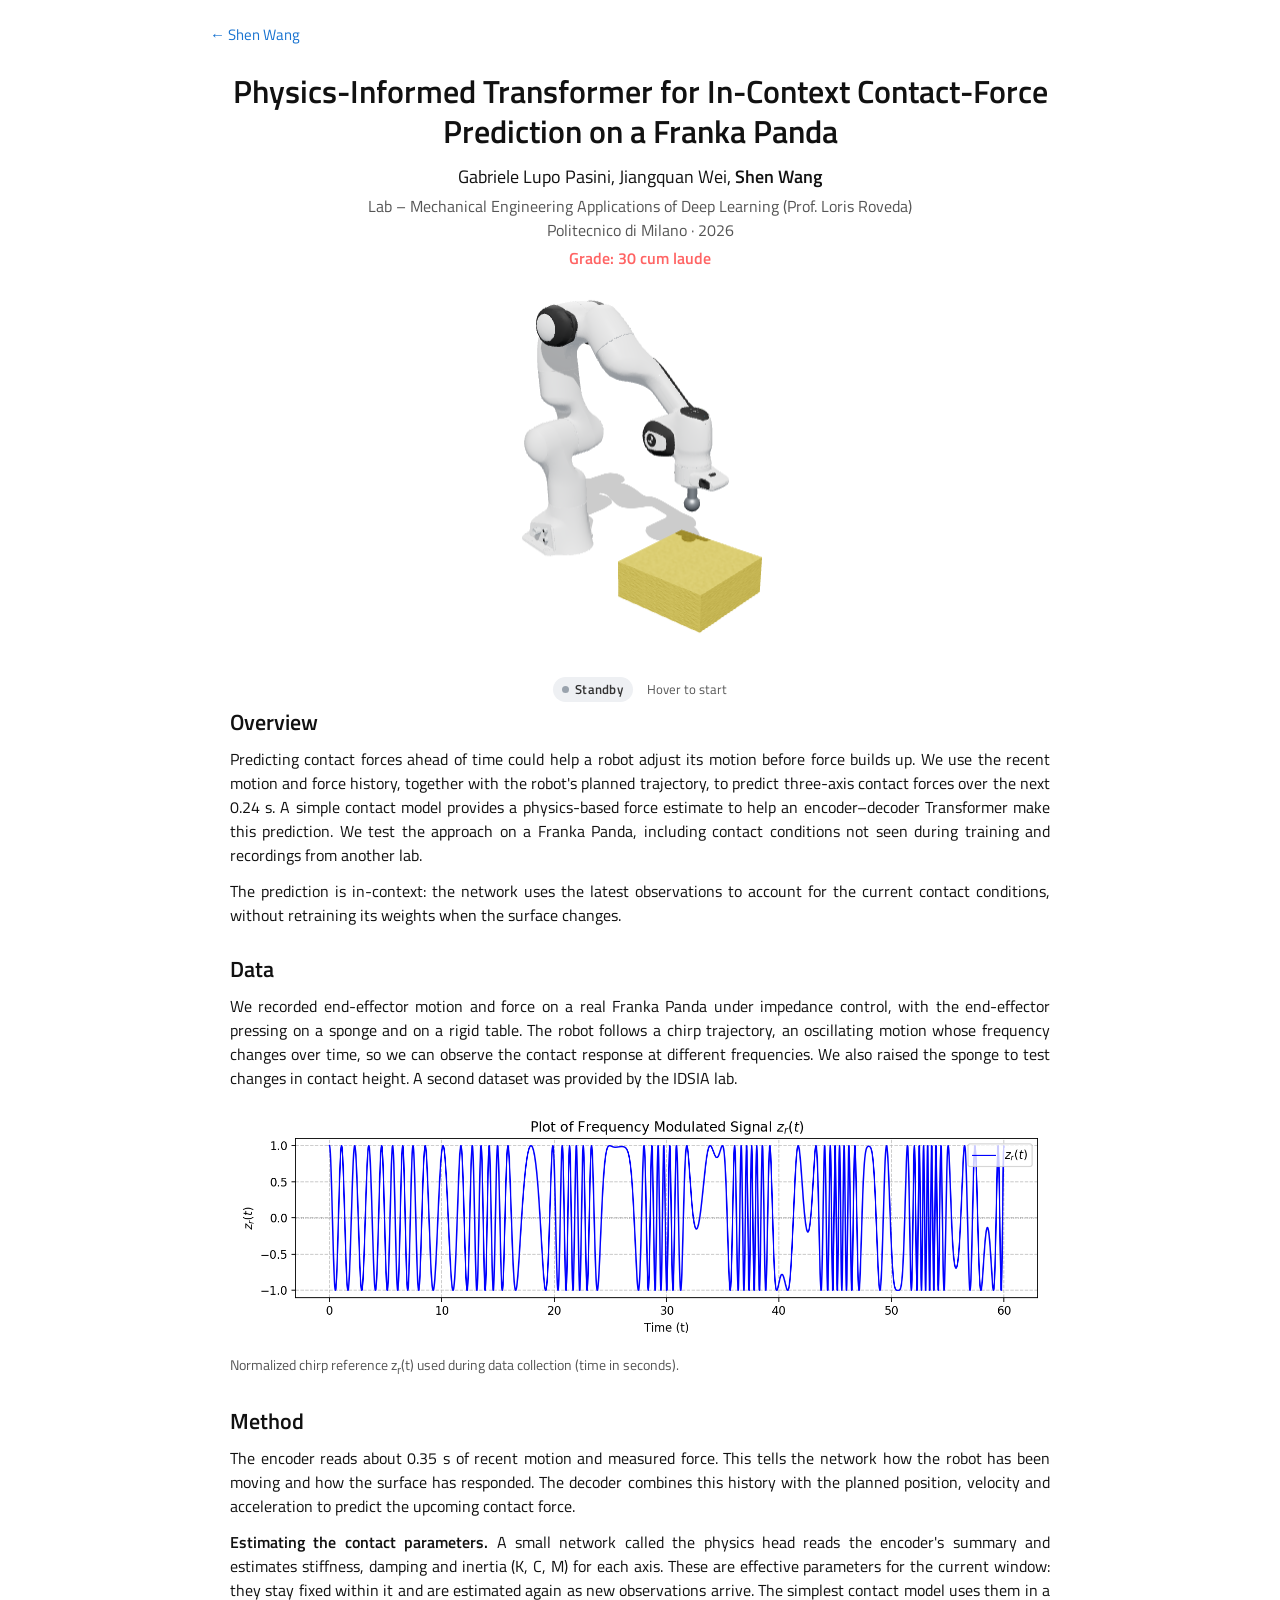
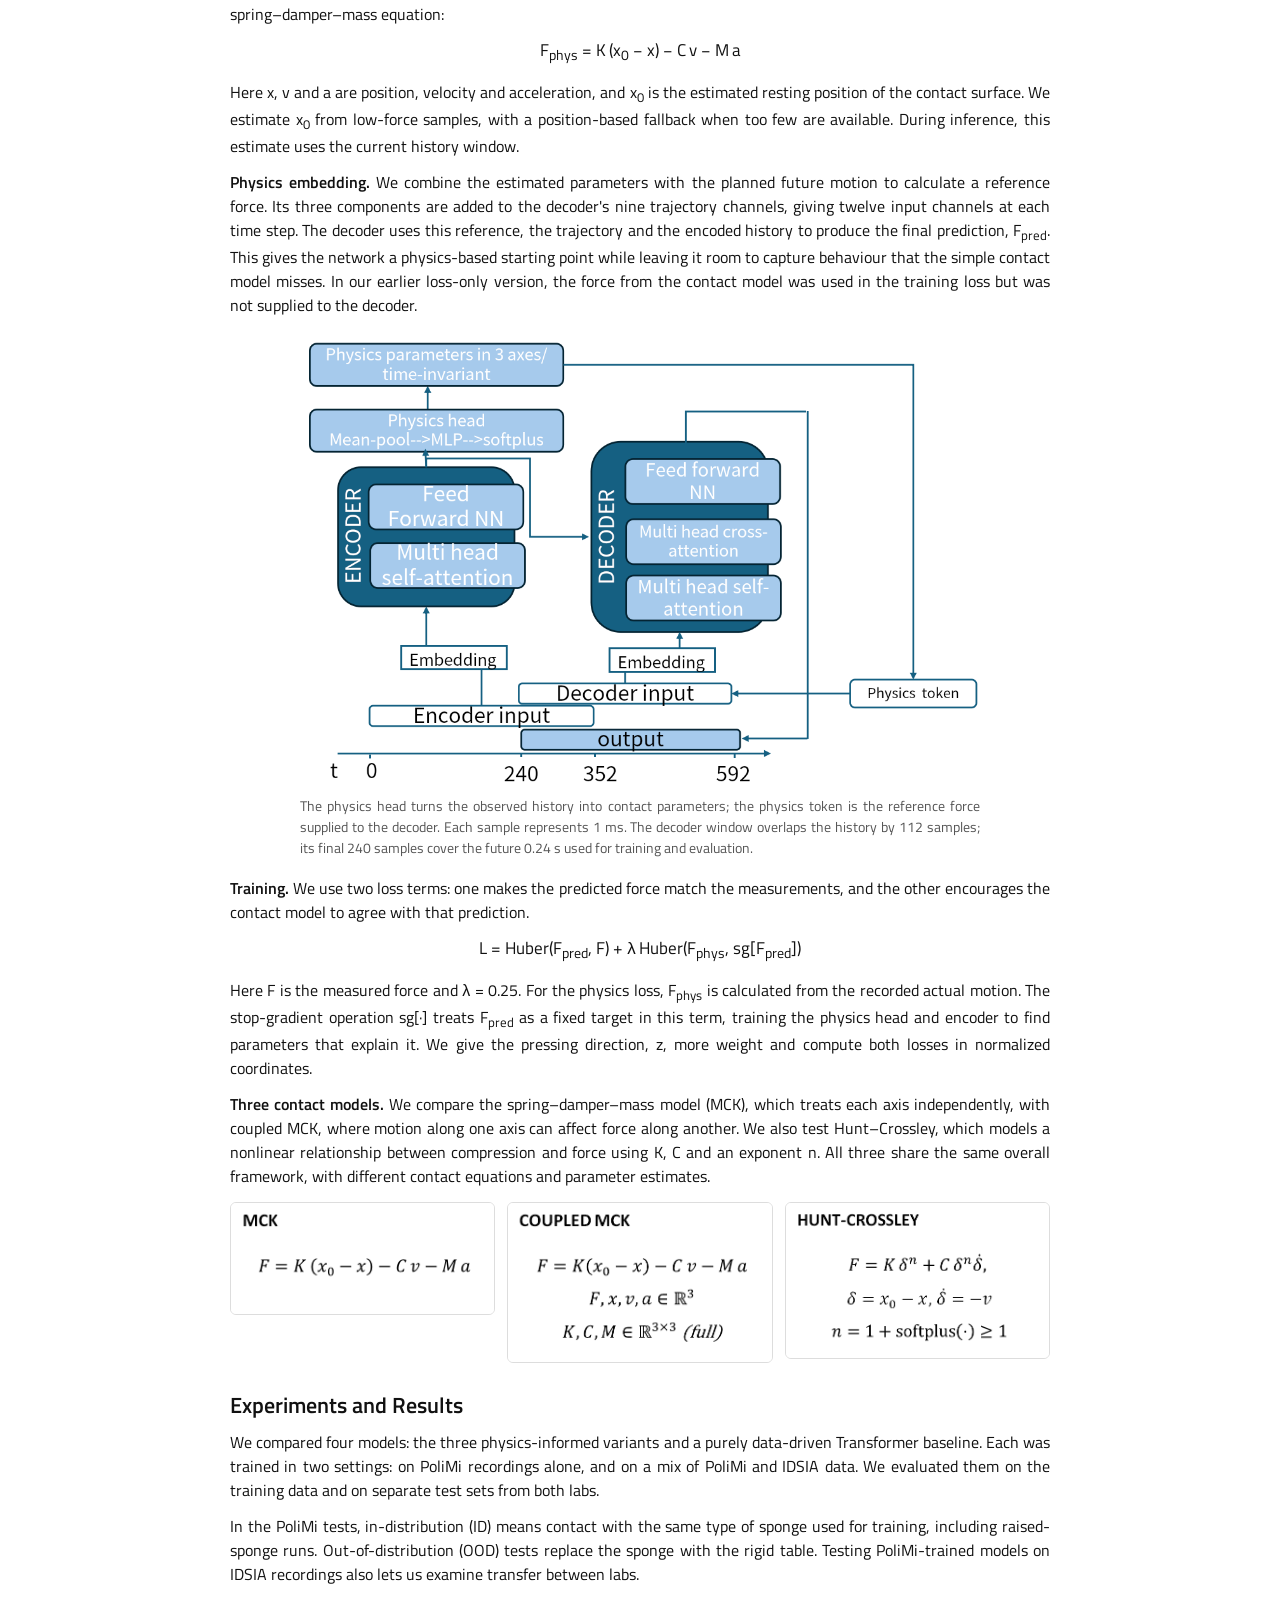
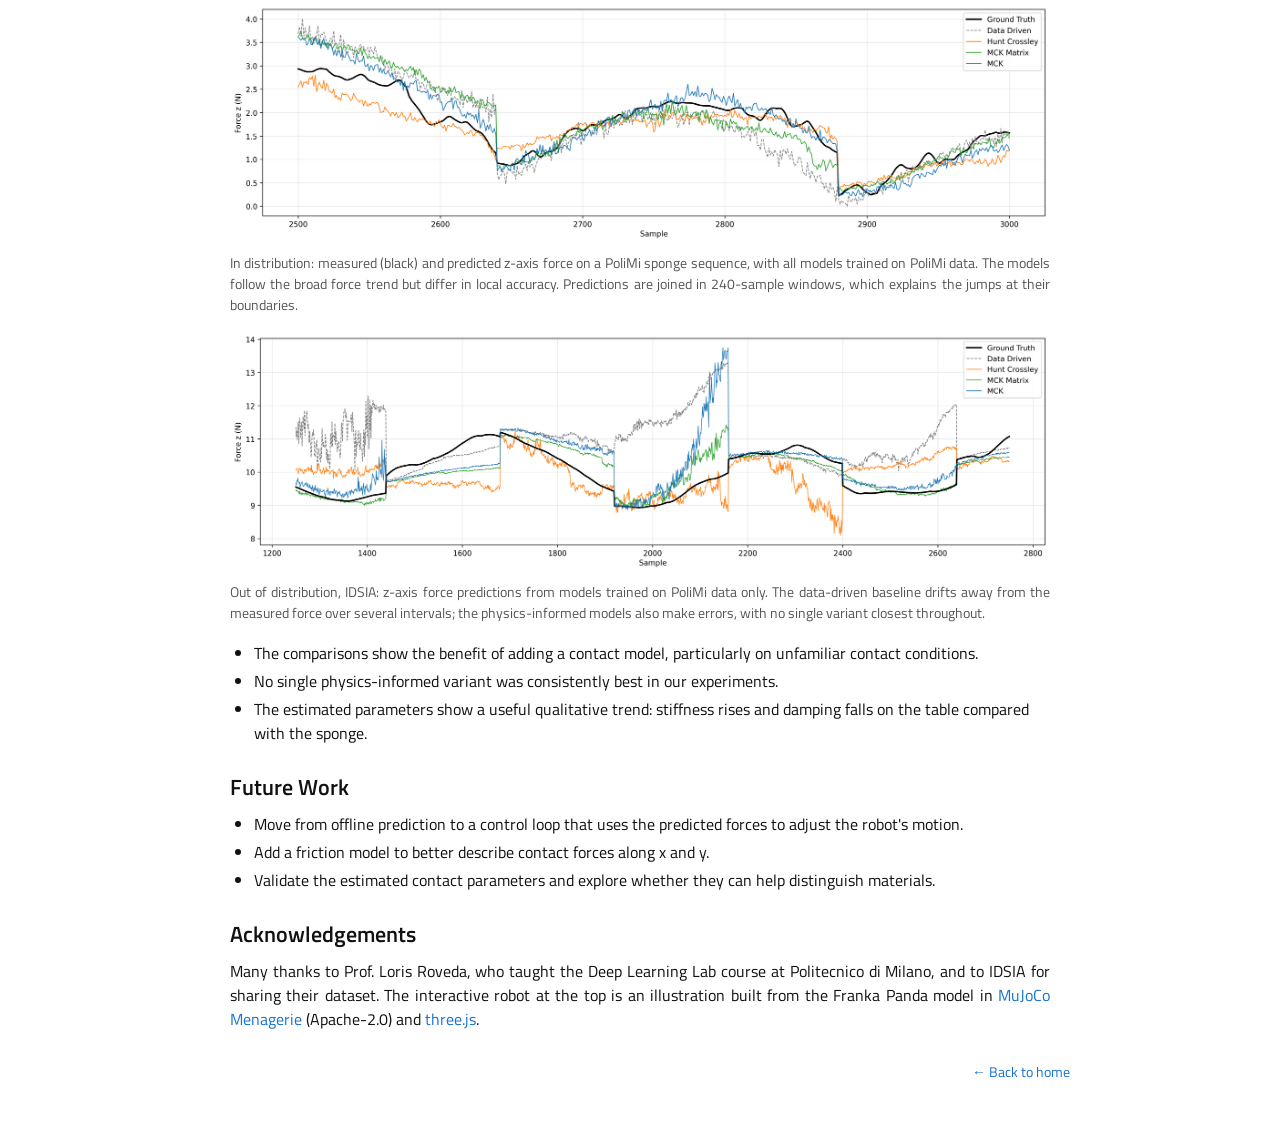
<file: projects/dl_lab/index.html>
<!DOCTYPE html>
<html lang="en">

<head>
  <meta charset="utf-8">
  <meta name="viewport" content="width=device-width, initial-scale=1">
  <title>Physics-Informed Transformer for Contact-Force Prediction — Shen Wang</title>
  <meta name="description" content="Predicting 3-axis contact forces 0.24 s ahead on a Franka Panda with a physics-informed encoder–decoder Transformer.">
  <meta property="og:type" content="article">
  <meta property="og:site_name" content="Shen Wang">
  <meta property="og:title" content="Physics-Informed Transformer for Contact-Force Prediction">
  <meta property="og:description" content="Predicting 3-axis contact forces 0.24 s ahead on a Franka Panda with a physics-informed encoder–decoder Transformer.">
  <meta property="og:url" content="https://shenwang-robotics.github.io/projects/dl_lab/">
  <meta property="og:image" content="https://shenwang-robotics.github.io/images/og_card.jpg">
  <meta property="og:image:width" content="1200">
  <meta property="og:image:height" content="630">
  <meta name="twitter:card" content="summary_large_image">
  <link rel="icon" href="../../images/favicon.svg" type="image/svg+xml">
  <link href="https://fonts.googleapis.com/css?family=Titillium+Web:400,600,400italic,600italic,300,300italic" rel="stylesheet">
  <link href="../../css/style.css?v=20260928b" rel="stylesheet">
  <script defer src="https://cloud.umami.is/script.js" data-website-id="22b63e41-7adc-4b76-a63c-39b0df3349fd" data-domains="shenwang-robotics.github.io"></script>
</head>

<body>
<div class="page">

  <p class="pp-back"><a href="../../">&larr; Shen Wang</a></p>

  <!-- ======================= HEADER ======================= -->
  <header class="pp-header">
    <h1 class="pp-title">Physics-Informed Transformer for In-Context Contact-Force Prediction on a Franka Panda</h1>
    <p class="pp-authors">Gabriele Lupo Pasini, Jiangquan Wei, <strong>Shen Wang</strong></p>
    <p class="pp-affil">
      Lab – Mechanical Engineering Applications of Deep Learning (Prof. Loris Roveda)<br>
      Politecnico di Milano · 2026
    </p>
    <p class="award">Grade: 30 cum laude</p>
  </header>

  <!-- Interactive teaser (js/franka_teaser.js): idle until the pointer is over it, then presses the sponge.
       The <img> is the fallback when WebGL or JS modules are unavailable. -->
  <div class="pp-teaser">
    <div class="sim sim-transparent" id="franka-sim" data-assets="../../assets/panda/" data-bg="transparent">
      <img class="sim-fallback" src="../../images/project_placeholder.svg" alt="Franka Panda pressing on a sponge">
      <div class="sim-hud">
        <span class="sim-state">Standby</span>
        <span class="sim-hint">Hover to start</span>
      </div>
    </div>
  </div>

  <!-- ======================= OVERVIEW ======================= -->
  <section class="pp-section">
    <h2>Overview</h2>
    <p>
      Predicting contact forces ahead of time could help a robot adjust its motion before force builds up. We use the recent motion and force
      history, together with the robot's planned trajectory, to predict three-axis contact forces over the next
      0.24&nbsp;s. A simple contact model provides a physics-based force estimate to help an encoder–decoder
      Transformer make this prediction. We test the approach on a Franka Panda, including contact conditions not
      seen during training and recordings from another lab.
    </p>
    <p>
      The prediction is in-context: the network uses the latest observations to account for the current contact
      conditions, without retraining its weights when the surface changes.
    </p>
  </section>

  <!-- ======================= DATA ======================= -->
  <section class="pp-section">
    <h2>Data</h2>
    <p>
      We recorded end-effector motion and force on a real Franka Panda under impedance control, with the end-effector
      pressing on a sponge and on a rigid table. The robot follows a chirp trajectory, an oscillating motion whose
      frequency changes over time, so we can observe the contact response at different frequencies. We also raised
      the sponge to test changes in contact height. A second dataset was provided by the IDSIA lab.
    </p>
    <figure>
      <img src="../../images/dl_lab/chirp.png" alt="Frequency-modulated chirp reference signal">
      <figcaption>Normalized chirp reference z<sub>r</sub>(t) used during data collection (time in seconds).</figcaption>
    </figure>
  </section>

  <!-- ======================= METHOD ======================= -->
  <section class="pp-section">
    <h2>Method</h2>
    <p>
      The encoder reads about 0.35&nbsp;s of recent motion and measured force. This tells the network how the robot
      has been moving and how the surface has responded. The decoder combines this history with the planned
      position, velocity and acceleration to predict the upcoming contact force.
    </p>
    <p>
      <strong>Estimating the contact parameters.</strong> A small network called the physics head reads the encoder's
      summary and estimates stiffness, damping and inertia (K, C, M) for each axis. These are effective parameters
      for the current window: they stay fixed within it and are estimated again as new observations arrive.
      The simplest contact model uses them in a spring–damper–mass equation:
    </p>
    <p class="pp-eq">F<sub>phys</sub> = K&thinsp;(x<sub>0</sub> − x) − C&thinsp;v − M&thinsp;a</p>
    <p>
      Here x, v and a are position, velocity and acceleration, and x<sub>0</sub> is the estimated resting position
      of the contact surface. We estimate x<sub>0</sub> from low-force samples, with a position-based fallback when
      too few are available. During inference, this estimate uses the current history window.
    </p>

    <p>
      <strong>Physics embedding.</strong> We combine the estimated parameters with the planned future motion to
      calculate a reference force. Its three components are added to the decoder's nine trajectory channels,
      giving twelve input channels at each time step. The decoder uses this reference, the trajectory and the
      encoded history to produce the final prediction, F<sub>pred</sub>. This gives the network a physics-based
      starting point while leaving it room to capture behaviour that the simple contact model misses.
      In our earlier loss-only version, the force from the contact model was used in the training loss but was
      not supplied to the decoder.
    </p>

    <figure class="fig-mid">
      <img src="../../images/dl_lab/architecture.png" alt="Physics-informed Transformer architecture">
      <figcaption>
        The physics head turns the observed history into contact parameters; the physics token is the reference
        force supplied to the decoder. Each sample represents 1&nbsp;ms. The decoder window overlaps the history
        by 112 samples; its final 240 samples cover the future 0.24&nbsp;s used for training and evaluation.
      </figcaption>
    </figure>

    <p>
      <strong>Training.</strong> We use two loss terms: one makes the predicted force match the measurements, and
      the other encourages the contact model to agree with that prediction.
    </p>
    <p class="pp-eq">L = Huber(F<sub>pred</sub>, F) + λ&thinsp;Huber(F<sub>phys</sub>, sg[F<sub>pred</sub>])</p>
    <p>
      Here F is the measured force and λ = 0.25. For the physics loss, F<sub>phys</sub> is calculated from the recorded actual
      motion. The stop-gradient operation sg[·] treats F<sub>pred</sub> as a fixed target in this term, training the
      physics head and encoder to find parameters that explain it. We give the pressing direction, z, more weight
      and compute both losses in normalized coordinates.
    </p>

    <p>
      <strong>Three contact models.</strong> We compare the spring–damper–mass model (MCK), which treats each axis
      independently, with coupled MCK, where motion along one axis can affect force along another. We also test
      Hunt–Crossley, which models a nonlinear relationship between compression and force using K, C and an exponent
      n. All three share the same overall framework, with different contact equations and parameter estimates.
    </p>
    <div class="fig-row">
      <img src="../../images/dl_lab/model_mck.png" alt="MCK contact model">
      <img src="../../images/dl_lab/model_coupled.png" alt="Coupled MCK contact model">
      <img src="../../images/dl_lab/model_hc.png" alt="Hunt–Crossley contact model">
    </div>
  </section>

  <!-- ======================= RESULTS ======================= -->
  <section class="pp-section">
    <h2>Experiments and Results</h2>
    <p>
      We compared four models: the three physics-informed variants and a purely data-driven Transformer baseline.
      Each was trained in two settings: on PoliMi recordings alone, and on a mix of PoliMi and IDSIA data.
      We evaluated them on the training data and on separate test sets from both labs.
    </p>
    <p>
      In the PoliMi tests, in-distribution (ID) means contact with the same type of sponge used for training,
      including raised-sponge runs. Out-of-distribution (OOD) tests replace the sponge with the rigid table.
      Testing PoliMi-trained models on IDSIA recordings also lets us examine transfer between labs.
    </p>

    <figure>
      <img src="../../images/dl_lab/pred_id.png" alt="Measured and predicted z-axis contact force on a PoliMi sponge sequence">
      <figcaption>
        In distribution: measured (black) and predicted z-axis force on a PoliMi sponge sequence, with all models
        trained on PoliMi data. The models follow the broad force trend but differ in local accuracy.
        Predictions are joined in 240-sample windows, which explains the jumps at their boundaries.
      </figcaption>
    </figure>

    <figure>
      <img src="../../images/dl_lab/ood_idsia.png" alt="Measured and predicted z-axis contact force on an IDSIA test sequence">
      <figcaption>
        Out of distribution, IDSIA: z-axis force predictions from models trained on PoliMi data only.
        The data-driven baseline drifts away from the measured force over several intervals; the physics-informed
        models also make errors, with no single variant closest throughout.
      </figcaption>
    </figure>

    <ul>
      <li>The comparisons show the benefit of adding a contact model, particularly on unfamiliar contact conditions.</li>
      <li>No single physics-informed variant was consistently best in our experiments.</li>
      <li>The estimated parameters show a useful qualitative trend: stiffness rises and damping falls on the table
        compared with the sponge.</li>
    </ul>
  </section>

  <!-- ======================= FUTURE WORK ======================= -->
  <section class="pp-section">
    <h2>Future Work</h2>
    <ul>
      <li>Move from offline prediction to a control loop that uses the predicted forces to adjust the robot's motion.</li>
      <li>Add a friction model to better describe contact forces along x and y.</li>
      <li>Validate the estimated contact parameters and explore whether they can help distinguish materials.</li>
    </ul>
  </section>

  <section class="pp-section">
    <h2>Acknowledgements</h2>
    <p>
      Many thanks to Prof. Loris Roveda, who taught the Deep Learning Lab course at Politecnico di Milano, and to IDSIA
      for sharing their dataset.
      The interactive robot at the top is an illustration built from the Franka Panda model in
      <a href="https://github.com/google-deepmind/mujoco_menagerie">MuJoCo Menagerie</a> (Apache-2.0) and
      <a href="https://threejs.org/">three.js</a>.
    </p>
  </section>

  <p class="footer">
    <a href="../../">&larr; Back to home</a>
  </p>

</div>

<script src="../../js/site.js?v=20260929a"></script>
</body>
</html>
</file>
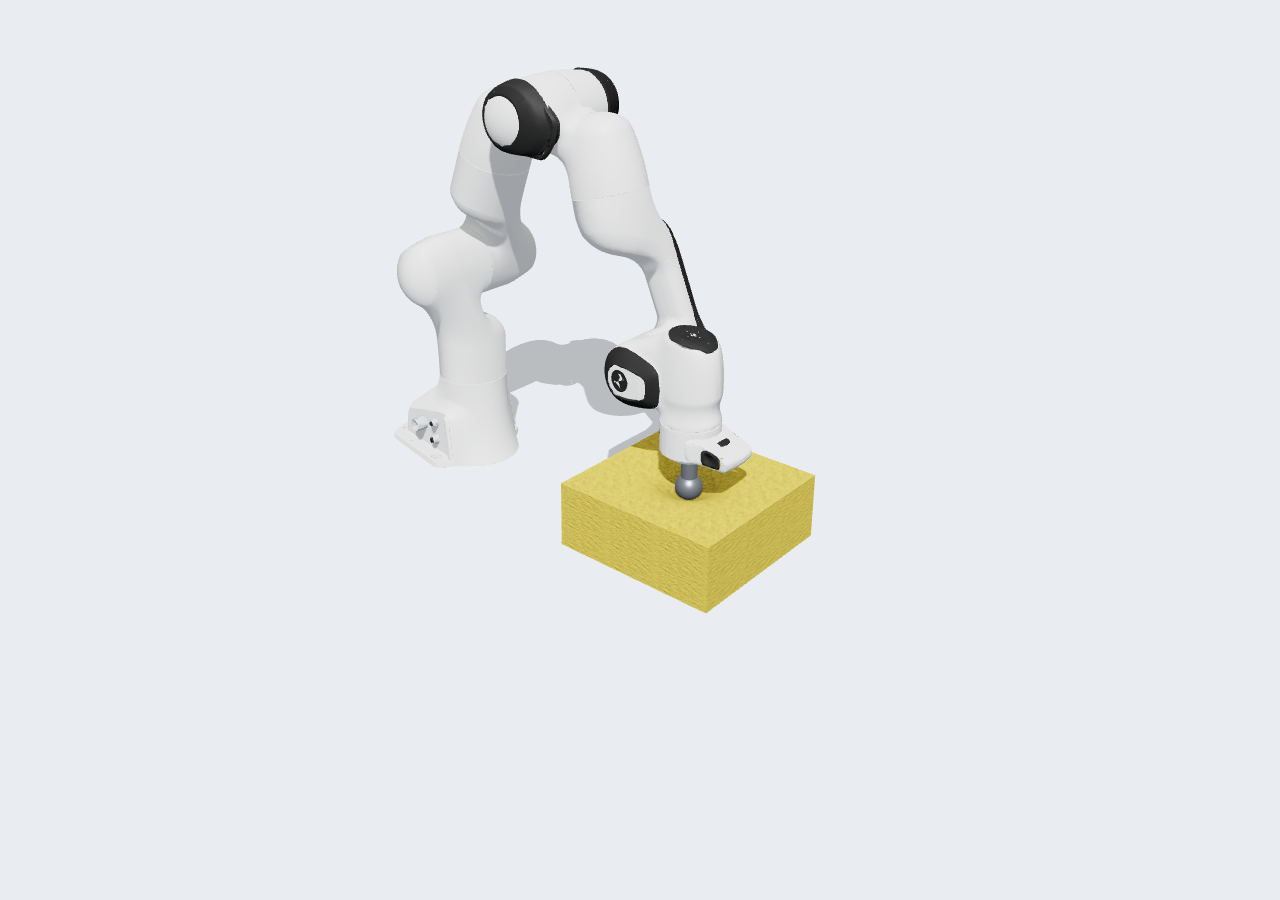
<file: tools/og/card.html>
<!DOCTYPE html>
<!-- Link-preview image for the homepage and the dl_lab page (images/og_card.jpg), rendered with headless Chrome:
     see tools/og/make_card.sh. The robot is the same live teaser, pressing the sponge. -->
<html lang="en">
<head>
  <meta charset="utf-8">
  <link href="../../css/style.css" rel="stylesheet">
  <style>
    html, body { margin: 0; width: 1200px; height: 630px; overflow: hidden; background: #e9ecf0; }
    .sim { width: 1120px; margin: 0 auto; border-radius: 0; }
    .sim-hud, .sim-fallback { display: none !important; }
  </style>
</head>
<body>
  <div class="sim" id="s" data-assets="../../assets/panda/"></div>
  <script src="../../js/site.js"></script>
  <script>
    (function press() {
      var el = document.getElementById('s');
      if (el.__sim) el.__sim.setHover(true); else setTimeout(press, 100);
    })();
  </script>
</body>
</html>
</file>
<file: css/style.css>
/* Design credits: Jon Barron, Deepak Pathak, Abhishek Kar, Saurabh Gupta.
   Same look as the classic table-based template, rebuilt with flexbox so it works on phones. */

:root {
  --link: #1772d0;
  --link-hover: #f09228;
  --text: #111;
  --muted: #555;
  --font: 'Titillium Web', Verdana, Helvetica, sans-serif;
}

* { box-sizing: border-box; }

html { color-scheme: light; }

body {
  margin: 0;
  background: #fff;
  color: var(--text);
  font-family: var(--font);
  font-size: 16px;
  font-weight: 400;
  line-height: 1.5;
}

a { color: var(--link); text-decoration: none; }
a:focus, a:hover { color: var(--link-hover); }

strong { font-weight: 600; }

.page {
  max-width: 900px;
  margin: 0 auto;
  padding: 20px 20px 40px;
}

/* ---------- header + intro ---------- */

.page-title {
  margin: 16px 0 8px;
  text-align: center;
  font-size: 38px;
  font-weight: 400;
  line-height: 1.2;
}

.intro {
  display: flex;
  gap: 40px;
  padding: 20px;
}

.intro-side { flex: 0 0 30%; min-width: 0; text-align: center; }
.intro-side img { width: 100%; border-radius: 15px; display: block; }
.intro-side .links {
  display: flex;
  flex-wrap: wrap;
  justify-content: center;
  gap: 4px 12px;
  margin: 14px 0 0;
  line-height: 1.7;
}
.intro-side .links a { white-space: nowrap; }

.intro-bio { flex: 1; min-width: 0; text-align: justify; }
.intro-bio p { margin: 0 0 14px; }

/* ---------- sections ---------- */

hr {
  border: 0;
  height: 1px;
  margin: 8px 0;
  background-image: linear-gradient(to right, rgba(0,0,0,0), rgba(0,0,0,0.75), rgba(0,0,0,0));
}

.section-title {
  margin: 0;
  padding: 14px 10px 6px 20px;
  font-size: 22px;
  font-weight: 600;
}

.section-note { margin: 0; padding: 0 20px 4px; color: var(--muted); }

.news, .plain-list { margin: 6px 0 14px; padding: 0 20px 0 55px; }
.news li, .plain-list li { margin: 3px 0; }

/* ---------- project rows (the "Publications" table in the original) ---------- */

.project {
  display: flex;
  gap: 10px;
  padding: 15px;
}

.project-media { flex: 0 0 40%; min-width: 0; text-align: center; }
.project-media img,
.project-media video {
  width: 90%;
  border-radius: 15px;
  display: block;
  margin: 0 auto;
  background: #eee;
}

.project-text { flex: 1; min-width: 0; }
.project-text p { margin: 0 0 8px; }

.project-title {
  margin: 0;
  font-size: 17px;
  font-weight: 600;
  line-height: 1.35;
}

.project-meta { color: var(--text); }
.award { color: rgb(255, 100, 100); font-weight: 600; }

.details { text-align: justify; font-style: italic; }

pre.bib {
  margin: 8px 0 0;
  padding: 10px;
  overflow-x: auto;
  font-size: 13px;
  background: #f6f6f6;
  border-radius: 6px;
}

/* "abstract | bibtex" style toggles: buttons that look like links */
button.linklike {
  padding: 0;
  border: 0;
  background: none;
  color: var(--link);
  font: inherit;
  cursor: pointer;
}
button.linklike:hover, button.linklike:focus { color: var(--link-hover); }

/* ---------- misc ---------- */

/* Unfilled placeholder — search the HTML for "todo" to find them all. */
.todo { background: #fff3bf; border-radius: 3px; padding: 0 3px; }

.footer {
  margin: 30px 0 0;
  text-align: right;
  font-size: 14px;
  color: var(--muted);
}

/* ---------- phones ---------- */

@media (max-width: 700px) {
  .page { padding: 12px 16px 32px; }
  .page-title { font-size: 30px; }
  .intro { flex-direction: column; gap: 18px; padding: 12px 0; }
  .intro-side { flex: none; }
  .intro-side img { max-width: 160px; margin: 0 auto; }
  .intro-bio { text-align: left; }
  .section-title { padding-left: 0; }
  .section-note { padding-left: 0; }
  .news, .plain-list { padding: 0 0 0 22px; }
  .project { flex-direction: column; padding: 14px 0; }
  .project-media { flex: none; }
  .project-media img, .project-media video { width: 100%; }
  .details { text-align: left; }
}

/* ======================================================================
   Project pages (projects/<id>/index.html)
   ====================================================================== */

.pp-back { margin: 4px 0 0; font-size: 15px; }

.pp-header { text-align: center; padding: 10px 20px 0; }
.pp-title {
  margin: 14px 0 12px;
  font-size: 32px;
  font-weight: 600;
  line-height: 1.25;
}
.pp-authors { margin: 0 0 4px; font-size: 18px; }
.pp-affil { margin: 0 0 4px; color: var(--muted); }
.pp-header .award { margin: 0; }

.pp-teaser { max-width: 720px; margin: 24px auto 8px; padding: 0 20px; }
.pp-teaser img, .pp-teaser video {
  width: 100%;
  border-radius: 15px;
  display: block;
  background: #eee;
}

.pp-section { padding: 0 20px; }
.pp-section h2 { margin: 26px 0 8px; font-size: 22px; font-weight: 600; }
.pp-section p { margin: 0 0 12px; text-align: justify; }
.pp-section ul { margin: 0 0 12px; padding-left: 24px; }
.pp-section li { margin: 4px 0; }

.pp-section p.pp-eq { text-align: center; margin: 10px 0 14px; font-size: 17px; }

figure { margin: 18px 0; }
figure img { width: 100%; display: block; border-radius: 6px; }
figure.fig-mid { max-width: 680px; margin-left: auto; margin-right: auto; }
figure.fig-narrow { max-width: 420px; margin-left: auto; margin-right: auto; }
.fig-row { display: flex; flex-wrap: wrap; gap: 12px; justify-content: center; margin: 14px 0 18px; }
.fig-row img { flex: 1 1 220px; max-width: 280px; min-width: 0; height: auto; align-self: flex-start; border: 1px solid #ddd; border-radius: 6px; }
figcaption { margin-top: 8px; font-size: 14px; color: var(--muted); text-align: justify; }

/* looping clips: two figures (image or clip) side by side that stack on narrow screens */
video, img { height: auto; } /* width/height attributes only set the aspect ratio, so the box keeps its shape before the media loads */
figure video { width: 100%; display: block; border-radius: 6px; background: #eee; }
.fig-row-video { align-items: flex-start; gap: 16px; }
.fig-row-video figure { flex: 1 1 260px; max-width: 360px; min-width: 0; margin: 0; }
.fig-row-video figure img,
.fig-row-video figure video { width: 100%; max-width: none; border: 1px solid #ddd; }
figure.fig-framed img, figure.fig-framed video { border: 1px solid #ddd; } /* white-background clip on its own */

/* wide content scrolls inside its own box, never the page */
.scroll-x { overflow-x: auto; }
.scroll-x > svg { min-width: 680px; width: 100%; height: auto; display: block; }

table.results {
  width: 100%;
  min-width: 560px;
  border-collapse: collapse;
  font-size: 15px;
}
table.results th, table.results td { padding: 6px 10px; text-align: center; }
table.results th:first-child, table.results td:first-child { text-align: left; }
table.results thead th { border-bottom: 1px solid #333; font-weight: 600; }
table.results tbody tr.group td {
  padding-top: 12px;
  text-align: left;
  font-weight: 600;
  border-bottom: 1px solid #ccc;
}
table.results td.best { font-weight: 600; }
table.results td.base { color: var(--muted); }
table.results td.fail { color: rgb(255, 100, 100); }

@media (max-width: 700px) {
  .pp-header { padding: 6px 0 0; }
  .pp-title { font-size: 25px; }
  .pp-authors { font-size: 16px; }
  .pp-teaser, .pp-section { padding: 0; }
  .pp-section p, figcaption { text-align: left; }
}
sup { line-height: 0; }

/* ---------- interactive teaser ---------- */
.sim {
  position: relative;
  aspect-ratio: 16 / 9;
  max-width: 100%;
  border-radius: 15px;
  overflow: hidden;
  background: #e9ecf0;
  cursor: pointer;
  touch-action: pan-y;
}
.sim canvas { position: absolute; inset: 0; width: 100%; height: 100%; display: block; }
.sim .sim-fallback { width: 100%; height: 100%; object-fit: cover; border-radius: 0; }
.sim.sim-ready .sim-fallback { display: none; }
.sim-hud {
  position: absolute; left: 14px; right: 14px; bottom: 12px;
  display: flex; justify-content: space-between; align-items: center; gap: 10px;
  font-size: 13px; pointer-events: none; opacity: 0;
}
.sim.sim-ready .sim-hud { opacity: 1; }
.sim-state {
  padding: 3px 10px 3px 22px; border-radius: 999px; position: relative;
  background: rgba(255,255,255,0.82); color: #333; font-weight: 600; letter-spacing: 0.02em;
}
.sim-state::before {
  content: ""; position: absolute; left: 9px; top: 50%; width: 7px; height: 7px; margin-top: -3.5px;
  border-radius: 50%; background: #9aa3ad; transition: background 0.25s;
}
.sim.sim-running .sim-state::before { background: #2fb36a; }
.sim-hint { color: #555; transition: opacity 0.3s; }
.sim.sim-running .sim-hint { opacity: 0; }

/* homepage thumbnail variant */
.project-media .sim { display: block; width: 90%; margin: 0 auto; color: inherit; }
.sim-compact .sim-hud { left: 8px; right: 8px; bottom: 7px; font-size: 11px; }
.sim-compact .sim-state { padding: 2px 8px 2px 18px; }
.sim-compact .sim-state::before { left: 7px; width: 6px; height: 6px; margin-top: -3px; }
@media (max-width: 700px) { .project-media .sim { width: 100%; } }

/* transparent variant (project page): no backdrop box; the canvas fades out at its edges so the floor shadow
   never ends in a straight cut */
.sim-transparent { background: none; border-radius: 0; overflow: visible; margin-bottom: 30px; }
.sim-transparent canvas {
  -webkit-mask-image: linear-gradient(to right, transparent 0, #000 12%, #000 88%, transparent 100%),
                      linear-gradient(to bottom, transparent 0, #000 4%, #000 92%, transparent 100%);
  -webkit-mask-composite: source-in;
  mask-image: linear-gradient(to right, transparent 0, #000 12%, #000 88%, transparent 100%),
              linear-gradient(to bottom, transparent 0, #000 4%, #000 92%, transparent 100%);
  mask-composite: intersect;
}
.sim-transparent .sim-hud { justify-content: center; gap: 14px; bottom: -26px; }
.sim-transparent .sim-state { background: #eef0f3; }
</file>
